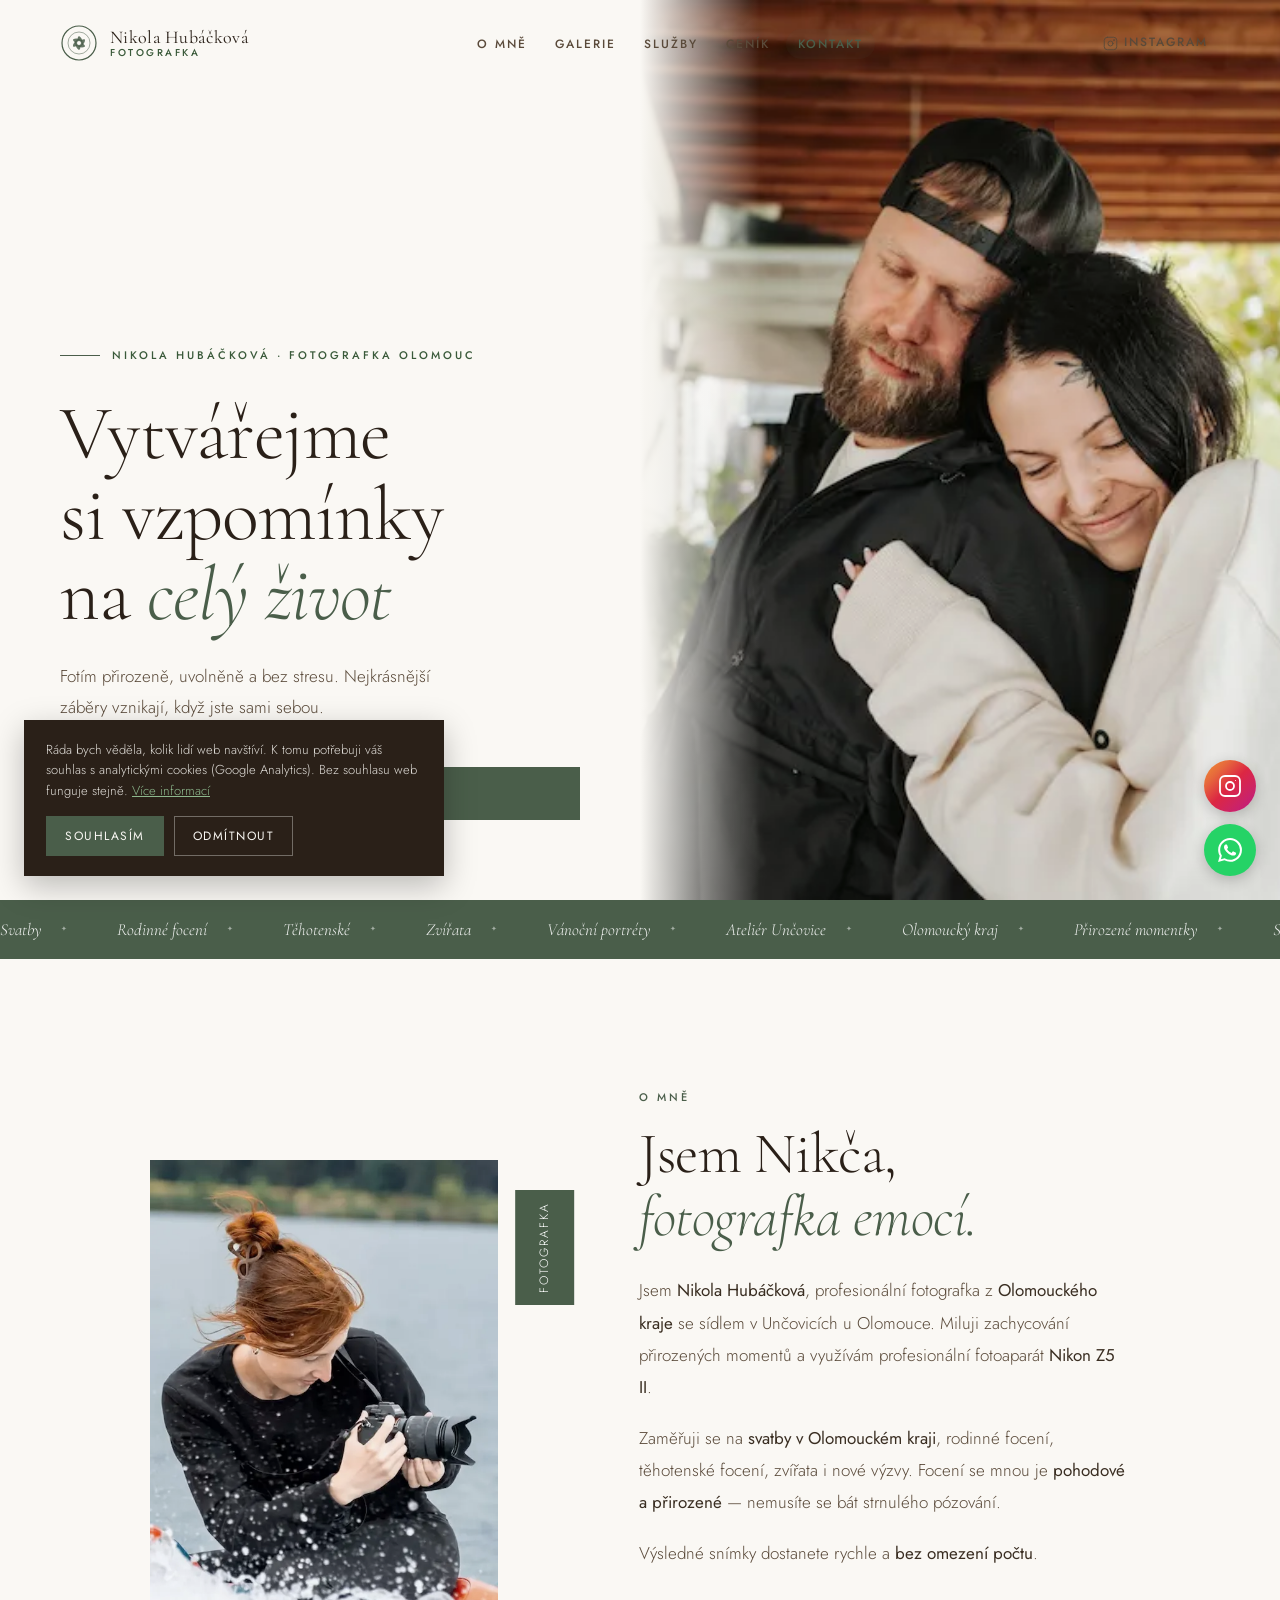
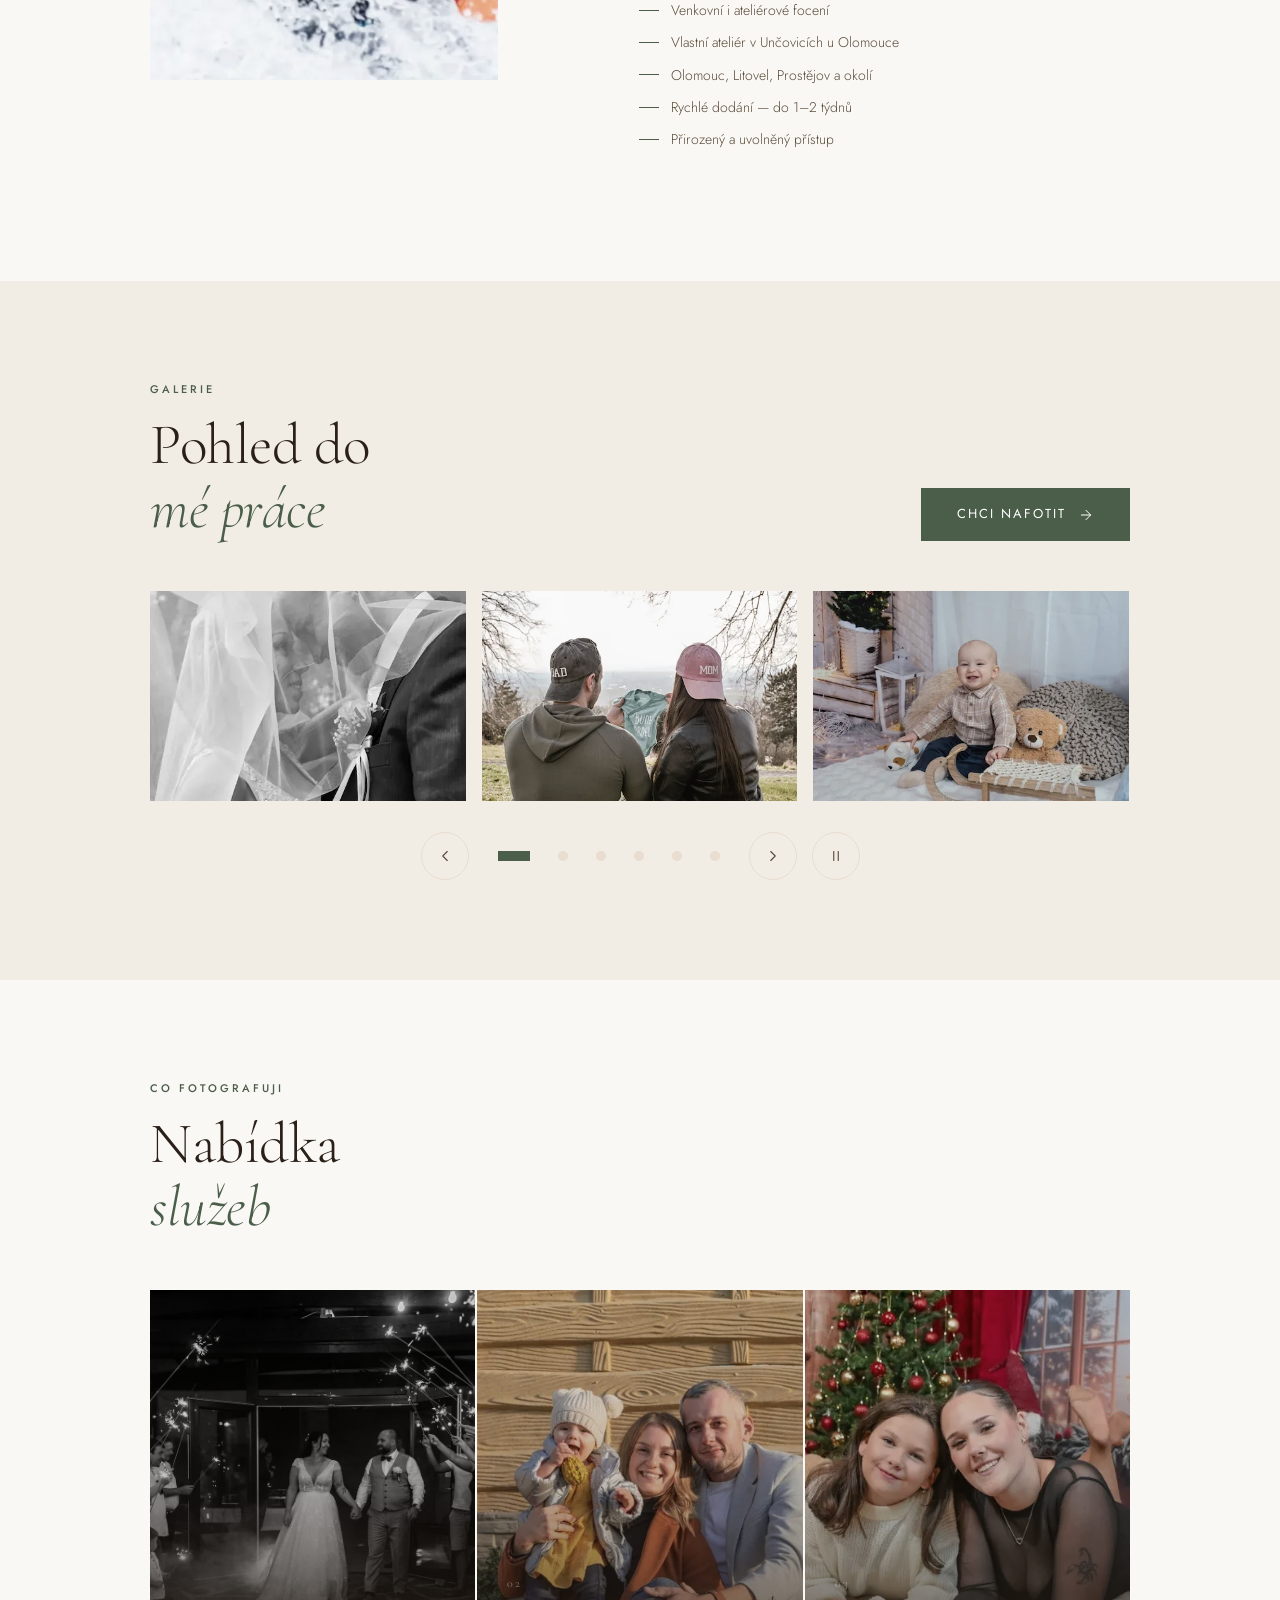
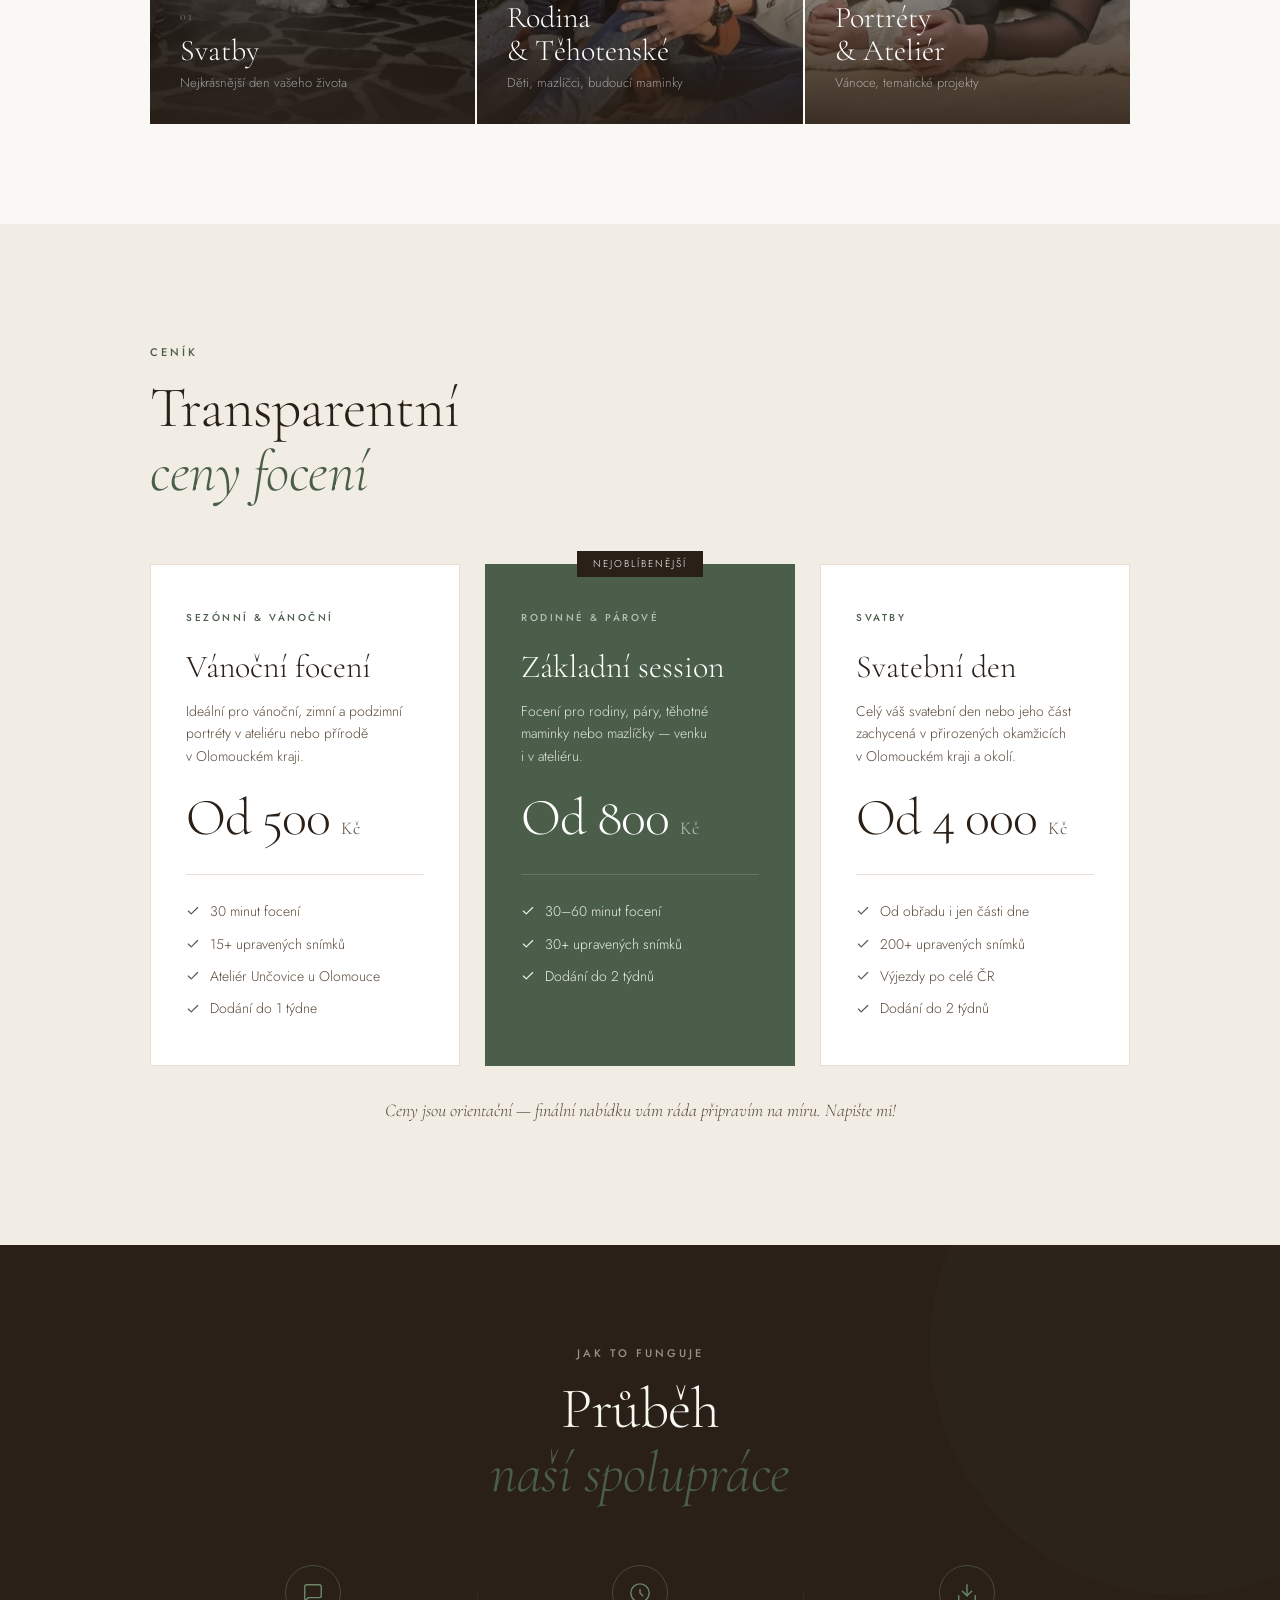
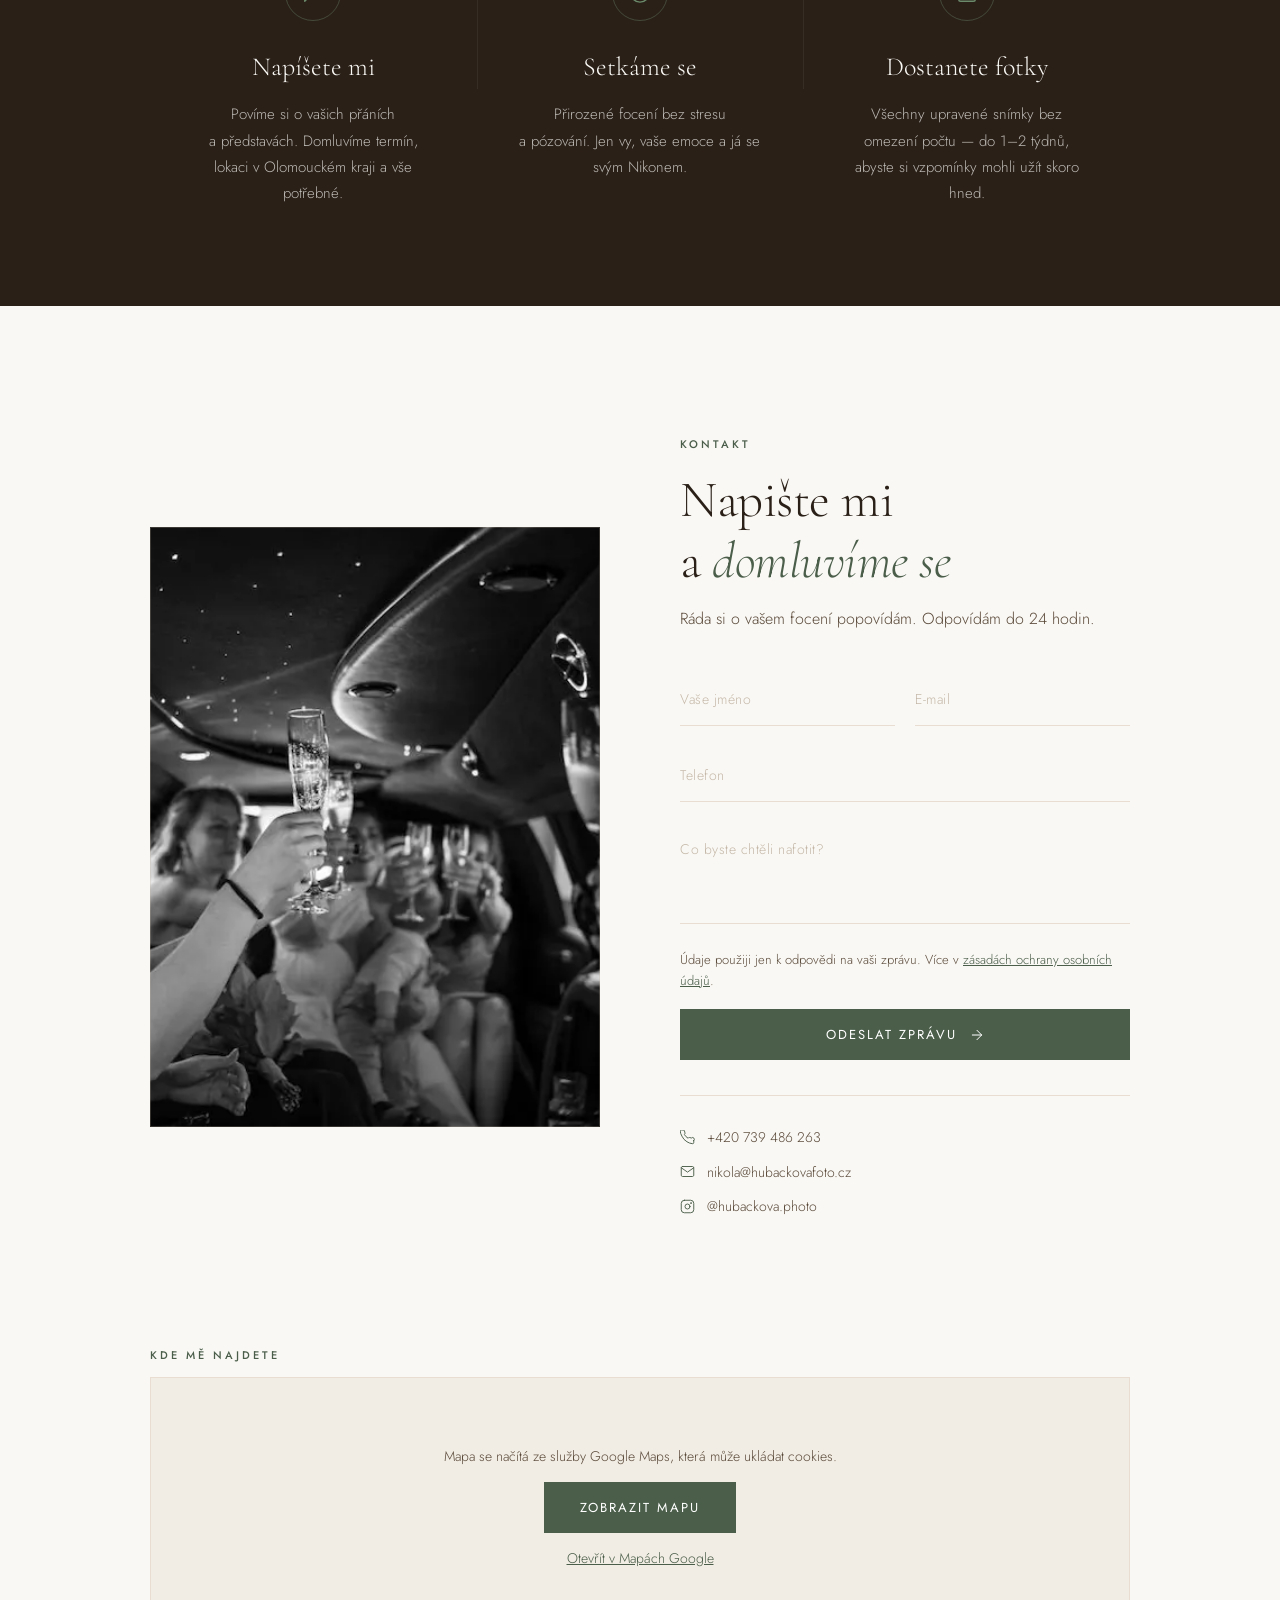
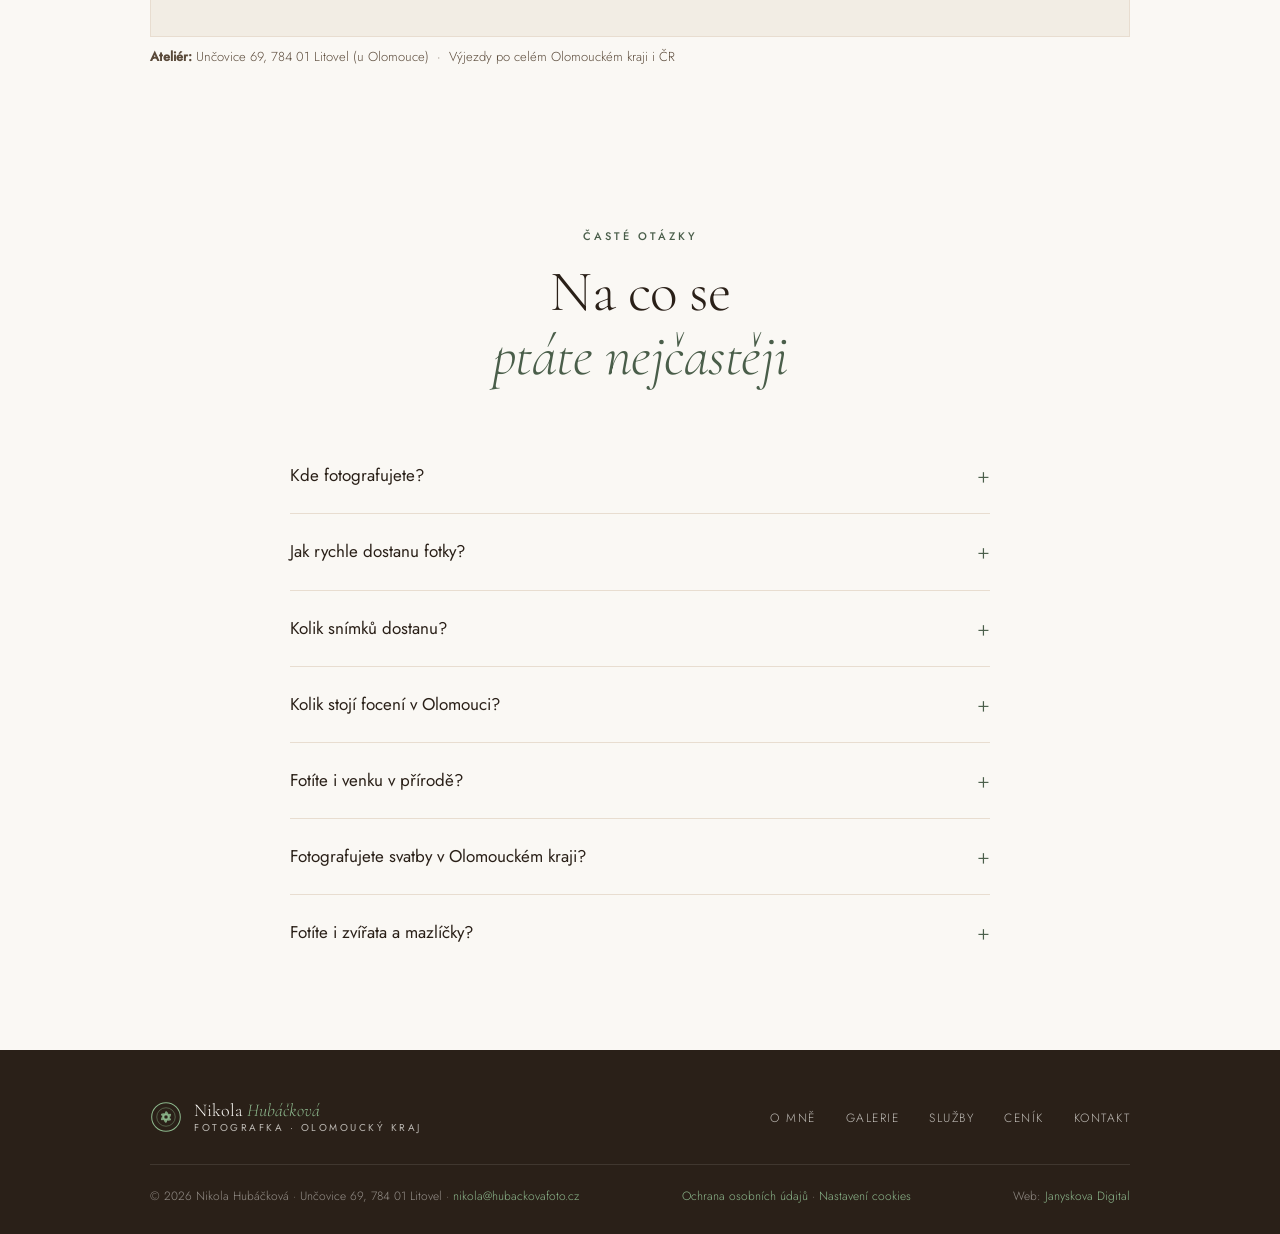
<file: index.html>
<!DOCTYPE html>
<html lang="cs">
<head>
<meta charset="UTF-8">
<meta name="viewport" content="width=device-width, initial-scale=1.0">

<!-- ════════════════════════════════════════════════════
     TITLE: klíčová slova na prvním místě, lokalita explicitní
     ════════════════════════════════════════════════════ -->
<title>Fotografka Olomouc & Olomoucký kraj | Nikola Hubáčková</title>

<!-- ════════════════════════════════════════════════════
     META DESCRIPTION: do 160 znaků, lokální + CTA
     ════════════════════════════════════════════════════ -->
<meta name="description" content="Nikola Hubáčková — fotografka z Unčovic u Olomouce. Svatby, rodinné focení, těhotenské a zvířata. Vlastní ateliér, výjezdy po celé ČR. Ceny od 500 Kč.">
<meta name="author" content="Nikola Hubáčková">
<meta name="robots" content="index, follow, max-image-preview:large, max-snippet:-1, max-video-preview:-1">
<meta name="theme-color" content="#4a5e4a">

<!-- Open Graph / Facebook -->
<meta property="og:type" content="website">
<meta property="og:url" content="https://hubackovafoto.cz/">
<meta property="og:title" content="Fotografka Olomouc | Nikola Hubáčková — Svatby, Rodiny, Portréty">
<meta property="og:description" content="Fotím přirozeně, uvolněně a bez stresu. Svatby, rodinné focení, těhotenské, zvířata — ateliér v Unčovicích u Olomouce. Výjezdy po celé ČR.">
<meta property="og:image" content="https://hubackovafoto.cz/og.jpg">
<meta property="og:image:width" content="1200">
<meta property="og:image:height" content="630">
<meta property="og:image:alt" content="Nikola Hubáčková — fotografka Olomoucký kraj">
<meta property="og:locale" content="cs_CZ">
<meta property="og:site_name" content="Nikola Hubáčková Fotografka">

<!-- Twitter Card -->
<meta name="twitter:card" content="summary_large_image">
<meta name="twitter:title" content="Fotografka Olomouc | Nikola Hubáčková">
<meta name="twitter:description" content="Fotím přirozeně, uvolněně a bez stresu. Svatby, rodinné focení, těhotenské, zvířata — ateliér v Unčovicích u Olomouce.">
<meta name="twitter:image" content="https://hubackovafoto.cz/og.jpg">

<!-- ════════════════════════════════════════════════════
     CANONICAL — ochrana proti duplicitám www/http
     ════════════════════════════════════════════════════ -->
<link rel="canonical" href="https://hubackovafoto.cz/" />

<!-- ════════════════════════════════════════════════════
     SCHEMA.ORG — LocalBusiness + Person + FAQPage + WebSite
     Kompletní a rozšířené pro GEO + AEO
     ════════════════════════════════════════════════════ -->
<script type="application/ld+json">
[
  {
    "@context": "https://schema.org",
    "@type": ["LocalBusiness", "ProfessionalService"],
    "@id": "https://hubackovafoto.cz/#business",
    "name": "Nikola Hubáčková — Fotografka Olomouc",
    "description": "Profesionální fotografka z Olomouckého kraje. Specializace: svatební fotografie, rodinné focení, těhotenské focení, focení zvířat a ateliérové portréty. Vlastní ateliér v Unčovicích u Olomouce. Výjezdy po celé ČR. Ceny od 500 Kč.",
    "url": "https://hubackovafoto.cz",
    "telephone": "+420739486263",
    "email": "nikola@hubackovafoto.cz",
    "image": "https://hubackovafoto.cz/og.jpg",
    "logo": "https://hubackovafoto.cz/web-app-manifest-512x512.png",
    "priceRange": "500–4000 Kč",
    "currenciesAccepted": "CZK",
    "paymentAccepted": "Hotovost, Bankovní převod",
    "address": {
      "@type": "PostalAddress",
      "streetAddress": "Unčovice 69",
      "addressLocality": "Litovel",
      "addressRegion": "Olomoucký kraj",
      "postalCode": "784 01",
      "addressCountry": "CZ"
    },
    "geo": {
      "@type": "GeoCoordinates",
      "latitude": "49.7089",
      "longitude": "17.0731"
    },
    "areaServed": [
      {"@type": "City", "name": "Olomouc"},
      {"@type": "City", "name": "Litovel"},
      {"@type": "City", "name": "Prostějov"},
      {"@type": "City", "name": "Přerov"},
      {"@type": "City", "name": "Šumperk"},
      {"@type": "State", "name": "Olomoucký kraj"},
      {"@type": "Country", "name": "Česká republika"}
    ],
    "hasOfferCatalog": {
      "@type": "OfferCatalog",
      "name": "Fotografické služby Olomouc",
      "itemListElement": [
        {
          "@type": "Offer",
          "itemOffered": {
            "@type": "Service",
            "name": "Vánoční a sezónní focení Olomouc",
            "description": "Tematické portréty v ateliéru nebo přírodě. Dodání do 1 týdne, min. 15 upravených snímků."
          },
          "price": "500",
          "priceCurrency": "CZK",
          "availability": "https://schema.org/InStock"
        },
        {
          "@type": "Offer",
          "itemOffered": {
            "@type": "Service",
            "name": "Rodinné a párové focení Olomouc",
            "description": "Focení rodin, párů, těhotných maminek a mazlíčků. Venku i v ateliéru. Min. 30 upravených snímků, dodání do 2 týdnů."
          },
          "price": "800",
          "priceCurrency": "CZK",
          "availability": "https://schema.org/InStock"
        },
        {
          "@type": "Offer",
          "itemOffered": {
            "@type": "Service",
            "name": "Svatební fotografie Olomoucký kraj",
            "description": "Celý svatební den nebo jeho část. Min. 200 upravených snímků, výjezdy po celé ČR. Dodání do 2 týdnů."
          },
          "price": "4000",
          "priceCurrency": "CZK",
          "availability": "https://schema.org/InStock"
        }
      ]
    },
    "sameAs": [
      "https://www.instagram.com/hubackova.photo/"
    ],
    "openingHoursSpecification": {
      "@type": "OpeningHoursSpecification",
      "dayOfWeek": ["Monday","Tuesday","Wednesday","Thursday","Friday","Saturday","Sunday"],
      "opens": "08:00",
      "closes": "20:00"
    },
    "founder": {
      "@id": "https://hubackovafoto.cz/#person"
    }
  },
  {
    "@context": "https://schema.org",
    "@type": "Person",
    "@id": "https://hubackovafoto.cz/#person",
    "name": "Nikola Hubáčková",
    "jobTitle": "Fotografka",
    "description": "Profesionální fotografka z Olomouckého kraje. Specializuje se na přirozené zachycování emocí — svatby, rodiny, těhotenství a portréty. Využívá fotoaparát Nikon Z5 II.",
    "url": "https://hubackovafoto.cz",
    "image": "https://hubackovafoto.cz/images/foto-o-mne.webp",
    "telephone": "+420739486263",
    "email": "nikola@hubackovafoto.cz",
    "address": {
      "@type": "PostalAddress",
      "addressLocality": "Litovel",
      "addressRegion": "Olomoucký kraj",
      "addressCountry": "CZ"
    },
    "sameAs": ["https://www.instagram.com/hubackova.photo/"],
    "worksFor": {"@id": "https://hubackovafoto.cz/#business"},
    "knowsAbout": ["Svatební fotografie", "Rodinné focení", "Těhotenské focení", "Portrétní fotografie", "Focení zvířat", "Ateliérové focení"]
  },
  {
    "@context": "https://schema.org",
    "@type": "FAQPage",
    "mainEntity": [
      {
        "@type": "Question",
        "name": "Kde fotografuje Nikola Hubáčková?",
        "acceptedAnswer": {"@type": "Answer", "text": "Nikola Hubáčková fotí v Olomouckém kraji a okolí — zejména v Olomouci, Litoveli, Prostějově a okolních obcích. Má vlastní malý ateliér v Unčovicích u Olomouce (Unčovice 69, 784 01). Na přání vyjede kamkoliv po celé České republice."}
      },
      {
        "@type": "Question",
        "name": "Jak rychle dostanu fotky od fotografky v Olomouci?",
        "acceptedAnswer": {"@type": "Answer", "text": "Upravené snímky dostanete do 1–2 týdnů od focení. U sezónního focení dodání do 1 týdne. Snaží se dodat co nejdříve, aby vzpomínky byly čerstvé."}
      },
      {
        "@type": "Question",
        "name": "Kolik snímků dostanu při focení?",
        "acceptedAnswer": {"@type": "Answer", "text": "Počet snímků není omezen. U rodinného focení dostanete minimálně 30 upravených fotografií, u svateb 200 a více, u sezónního focení minimálně 15 snímků."}
      },
      {
        "@type": "Question",
        "name": "Kolik stojí fotografka v Olomouci?",
        "acceptedAnswer": {"@type": "Answer", "text": "Ceny fotografky Nikoly Hubáčkové začínají od 500 Kč za vánoční a sezónní focení, od 800 Kč za rodinné nebo párové focení a od 4 000 Kč za svatební fotografie v Olomouckém kraji. Ceny jsou orientační — připraví nabídku na míru."}
      },
      {
        "@type": "Question",
        "name": "Fotí fotografka Hubáčková i venku v přírodě?",
        "acceptedAnswer": {"@type": "Answer", "text": "Ano, fotí venku i v ateliéru v Unčovicích u Olomouce. Venkovní focení v přírodě nebo ve městě je velmi oblíbené — výsledky jsou přirozené a plné emocí."}
      },
      {
        "@type": "Question",
        "name": "Fotí Nikola Hubáčková svatby v Olomouckém kraji?",
        "acceptedAnswer": {"@type": "Answer", "text": "Ano, svatební fotografie jsou jednou ze specialit Nikoly Hubáčkové. Může nafotit celý svatební den nebo jen jeho část — obřad, hostinu nebo portrétní focení páru. Vyjede po celé ČR, základna je v Olomouckém kraji."}
      },
      {
        "@type": "Question",
        "name": "Fotí fotografka v Olomouci i zvířata a mazlíčky?",
        "acceptedAnswer": {"@type": "Answer", "text": "Ano, focení zvířat a mazlíčků je součástí nabídky. Focení probíhá venku i v ateliéru v Unčovicích u Olomouce."}
      }
    ]
  },
  {
    "@context": "https://schema.org",
    "@type": "WebSite",
    "@id": "https://hubackovafoto.cz/#website",
    "url": "https://hubackovafoto.cz",
    "name": "Nikola Hubáčková — Fotografka Olomouc",
    "description": "Profesionální fotografka Olomoucký kraj — svatby, rodiny, těhotenské, ateliér v Unčovicích u Olomouce",
    "inLanguage": "cs",
    "publisher": {"@id": "https://hubackovafoto.cz/#business"}
  }
]
</script>

<link rel="icon" type="image/png" href="/favicon-96x96.png" sizes="96x96" />
<link rel="icon" type="image/svg+xml" href="/favicon.svg" />
<link rel="shortcut icon" href="/favicon.ico" />
<link rel="apple-touch-icon" sizes="180x180" href="/apple-touch-icon.png" />
<link rel="manifest" href="/site.webmanifest" />

<link rel="preload" href="/fonts/jost-latin-normal.woff2" as="font" type="font/woff2" crossorigin>
<link rel="preload" href="/fonts/cormorant-garamond-latin-normal.woff2" as="font" type="font/woff2" crossorigin>
<link rel="stylesheet" href="/fonts/fonts.css">
<link rel="preload" as="image"
  href="images/foto-hero.webp"
  imagesrcset="images/foto-hero-mobile.webp 400w, images/foto-hero.webp 800w"
  imagesizes="(max-width: 900px) 100vw, 50vw"
  fetchpriority="high">

<style>
  :root {
    --cream: #faf8f4;
    --warm: #f2ede4;
    --sand: #e8ddd0;
    --stone: #c4b8a8;
    --forest: #4a5e4a;
    --forest-light: #6b8a6b;
    --dark: #2a2018;
    --text: #3a2e22;
    --text-dim: #5a4a3a; /* OPRAVENO: zvýšen kontrast z #6b5a4a na #5a4a3a */
  }

  * { margin: 0; padding: 0; box-sizing: border-box; }
  html { scroll-behavior: smooth; }

  body {
    background: var(--cream);
    color: var(--text);
    font-family: 'Jost', system-ui, -apple-system, sans-serif;
    font-weight: 300;
    overflow-x: hidden;
    line-height: 1.6;
  }

  /* ════════════════════════════════
     PŘÍSTUPNOST: viditelný focus
     ════════════════════════════════ */
  :focus-visible {
    outline: 2px solid var(--forest);
    outline-offset: 3px;
    border-radius: 2px;
  }

  /* ════════════════════════════════
     PŘÍSTUPNOST: redukce pohybu
     ════════════════════════════════ */
  @media (prefers-reduced-motion: reduce) {
    *, *::before, *::after {
      animation-duration: 0.01ms !important;
      animation-iteration-count: 1 !important;
      transition-duration: 0.01ms !important;
      scroll-behavior: auto !important;
    }
    .marquee-track { animation: none; }
    .hero-right img { transition: none; }
  }

  .skip-link { position: absolute; left: -9999px; top: 0; background: var(--forest); color: white; padding: 8px 16px; z-index: 99999; font-size: 14px; }
  .skip-link:focus { left: 0; }

  /* NAV */
  nav {
    position: fixed; top: 0; left: 0; right: 0;
    z-index: 100; padding: 24px 60px;
    display: flex; justify-content: space-between; align-items: center;
    transition: all 0.4s;
  }

  nav.scrolled {
    background: rgba(250,248,244,0.96);
    backdrop-filter: blur(12px);
    padding: 16px 60px;
    border-bottom: 1px solid rgba(196,184,168,0.25);
    box-shadow: 0 2px 20px rgba(42,32,24,0.06);
  }

  .nav-logo { display: flex; align-items: center; gap: 12px; text-decoration: none; }
  .logo-icon { width: 38px; height: 38px; flex-shrink: 0; }
  .logo-text { display: flex; flex-direction: column; line-height: 1.1; }
  .logo-name { font-family: 'Cormorant Garamond', serif; font-size: 18px; font-weight: 400; color: var(--dark); letter-spacing: 0.3px; }
  .logo-title { font-size: 10px; letter-spacing: 2.5px; text-transform: uppercase; color: #3a5a3a; font-weight: 500; }

  .nav-links { display: flex; gap: 4px; list-style: none; align-items: center; }
  .nav-links a { color: var(--text-dim); text-decoration: none; font-size: 12px; font-weight: 500; letter-spacing: 2px; text-transform: uppercase; transition: color 0.3s; padding: 6px 12px; border-radius: 100px; }
  .nav-links a:hover { color: var(--forest); }
  .nav-links a.active { color: var(--forest); background: rgba(74,94,74,0.08); }

  .nav-ig a { display: flex; align-items: center; gap: 6px; color: var(--text-dim); text-decoration: none; font-size: 12px; font-weight: 500; letter-spacing: 2px; text-transform: uppercase; transition: color 0.3s; padding: 6px 12px; }
  .nav-ig a:hover { color: var(--forest); }
  .nav-ig svg { width: 15px; height: 15px; stroke: currentColor; fill: none; stroke-width: 1.5; stroke-linecap: round; stroke-linejoin: round; }

  /* HERO */
  .hero { min-height: 100vh; display: grid; grid-template-columns: 1fr 1fr; position: relative; }
  .hero-left { display: flex; flex-direction: column; justify-content: flex-end; padding: 120px 60px 80px; position: relative; z-index: 2; }
  .hero-right { position: relative; overflow: hidden; }
  .hero-right img { width: 100%; height: 100%; object-fit: cover; filter: saturate(0.85) brightness(0.97); transition: transform 8s ease; display: block; }
  .hero-right:hover img { transform: scale(1.03); }
  .hero-right::after { content: ''; position: absolute; left: 0; top: 0; bottom: 0; width: 120px; background: linear-gradient(90deg, var(--cream), transparent); z-index: 1; }

  .hero-eyebrow { display: flex; align-items: center; gap: 12px; margin-bottom: 30px; }
  .eyebrow-line { width: 40px; height: 1px; background: var(--forest); }
  .eyebrow-text { font-size: 11px; letter-spacing: 3px; text-transform: uppercase; color: #3a5a3a; font-weight: 500; }

  .hero h1 { font-family: 'Cormorant Garamond', serif; font-size: clamp(52px, 6vw, 88px); font-weight: 300; line-height: 1.05; letter-spacing: -1px; color: var(--dark); margin-bottom: 25px; }
  .hero h1 em { font-style: italic; color: var(--forest); }
  .hero-sub { font-size: 17px; color: var(--text-dim); max-width: 400px; line-height: 1.8; margin-bottom: 45px; font-weight: 300; }

  .btn-primary { display: inline-flex; align-items: center; gap: 12px; background: var(--forest); color: white; padding: 16px 36px; text-decoration: none; font-size: 13px; font-weight: 400; letter-spacing: 2px; text-transform: uppercase; transition: all 0.4s; border: none; cursor: pointer; font-family: 'Jost', sans-serif; }
  .btn-primary:hover { background: var(--dark); gap: 18px; }
  .btn-primary svg { width: 16px; height: 16px; stroke: currentColor; fill: none; stroke-width: 1.5; stroke-linecap: round; }

  /* MARQUEE */
  .marquee-section { background: var(--forest); padding: 16px 0; overflow: hidden; }
  .marquee-track { display: flex; gap: 50px; animation: marquee 30s linear infinite; width: max-content; }
  .marquee-item { font-family: 'Cormorant Garamond', serif; font-size: 17px; font-style: italic; color: rgba(255,255,255,0.92); white-space: nowrap; display: flex; align-items: center; gap: 20px; }
  .marquee-item::after { content: '✦'; font-size: 7px; color: rgba(255,255,255,0.5); font-style: normal; }
  @keyframes marquee { 0% { transform: translateX(0); } 100% { transform: translateX(-50%); } }

  /* LAYOUT */
  .container { max-width: 1100px; margin: 0 auto; padding: 0 60px; }
  .section-tag { font-size: 11px; letter-spacing: 3px; text-transform: uppercase; color: var(--forest); margin-bottom: 16px; font-weight: 500; }
  .section-title { font-family: 'Cormorant Garamond', serif; font-size: clamp(36px, 4.5vw, 58px); font-weight: 300; line-height: 1.1; letter-spacing: -0.5px; color: var(--dark); margin-bottom: 50px; }
  .section-title em { font-style: italic; color: var(--forest); }

  /* ABOUT */
  .about-section { padding: 130px 0; display: grid; grid-template-columns: 5fr 6fr; gap: 80px; align-items: center; }
  .about-visual { position: relative; height: 520px; }
  .about-img-main { position: absolute; top: 0; left: 0; width: 85%; height: 100%; object-fit: cover; object-position: center 20%; filter: saturate(0.8) brightness(0.98); display: block; }
  .about-tag-float { position: absolute; top: 30px; right: -15px; background: var(--forest); color: white; padding: 12px 20px; font-size: 12px; letter-spacing: 2px; text-transform: uppercase; writing-mode: vertical-rl; transform: rotate(180deg); }
  .about-title { margin-bottom: 25px; }
  .about-text p { font-size: 17px; color: var(--text-dim); line-height: 1.9; font-weight: 300; margin-bottom: 18px; }
  .about-text p strong { color: var(--text); font-weight: 400; }
  .about-list { list-style: none; margin-top: 30px; display: flex; flex-direction: column; gap: 10px; }
  .about-list li { display: flex; align-items: center; gap: 12px; font-size: 14px; color: var(--text-dim); }
  .about-list li::before { content: ''; width: 20px; height: 1px; background: var(--forest); flex-shrink: 0; }

  /* SLIDESHOW GALERIE */
  .gallery-section { padding: 100px 0; background: var(--warm); overflow: hidden; }
  .gallery-header { display: flex; justify-content: space-between; align-items: flex-end; margin-bottom: 50px; }
  .slideshow-wrap { position: relative; }
  .slideshow-track-outer { overflow: hidden; }
  .slideshow-track { display: flex; gap: 16px; transition: transform 0.6s cubic-bezier(0.16,1,0.3,1); will-change: transform; transform: translateX(calc(var(--slide-index, 0) * (calc(33.333% - 11px) + 16px) * -1)); }
  @media (max-width: 900px) {
    .slideshow-track { transform: translateX(calc(var(--slide-index, 0) * (100% + 16px) * -1)); }
  }
  .slide { flex-shrink: 0; width: calc(33.333% - 11px); aspect-ratio: 3/2; overflow: hidden; position: relative; cursor: pointer; background: var(--sand); }
  .slide img { width: 100%; height: 100%; object-fit: cover; filter: saturate(0.78); transition: transform 0.6s ease, filter 0.4s ease; display: block; }
  .slide:hover img { transform: scale(1.05); filter: saturate(1); }
  .slide-label { position: absolute; bottom: 0; left: 0; right: 0; padding: 20px; background: linear-gradient(to top, rgba(42,32,24,0.7), transparent); font-family: 'Cormorant Garamond', serif; font-size: 18px; font-style: italic; color: rgba(255,255,255,0.85); opacity: 0; transition: opacity 0.3s; }
  .slide:hover .slide-label { opacity: 1; }

  .slideshow-controls { display: flex; align-items: center; gap: 15px; margin-top: 30px; justify-content: center; }
  .slide-btn { width: 48px; height: 48px; border-radius: 50%; background: transparent; border: 1px solid var(--sand); cursor: pointer; display: flex; align-items: center; justify-content: center; transition: all 0.3s; color: var(--text-dim); }
  .slide-btn:hover { background: var(--forest); border-color: var(--forest); color: white; }
  .slide-btn svg { width: 18px; height: 18px; stroke: currentColor; fill: none; stroke-width: 1.5; stroke-linecap: round; stroke-linejoin: round; }
  .slide-dots { display: flex; gap: 0; align-items: center; }
  .slide-dot { width: 10px; height: 10px; border-radius: 50%; background: var(--sand); cursor: pointer; transition: all 0.3s; border: none; padding: 19px 14px; background-clip: content-box; box-sizing: content-box; }
  .slide-dot.active { background: var(--forest); width: 32px; border-radius: 5px; background-clip: content-box; }
  .slide-btn[aria-pressed="true"] { border-color: var(--forest); color: var(--forest); }
  .gallery-heading { margin-bottom: 0; }

  /* LIGHTBOX */
  .lightbox { position: fixed; inset: 0; background: rgba(42,32,24,0.95); z-index: 999; display: none; align-items: center; justify-content: center; backdrop-filter: blur(4px); }
  .lightbox.open { display: flex; }
  .lightbox img { max-width: 90vw; max-height: 90vh; object-fit: contain; filter: saturate(0.9); }
  .lightbox-close { position: absolute; top: 25px; right: 30px; background: none; border: none; color: rgba(255,255,255,0.6); font-size: 28px; cursor: pointer; transition: color 0.3s; font-weight: 300; }
  .lightbox-close:hover { color: white; }
  .lightbox-prev, .lightbox-next { position: absolute; top: 50%; transform: translateY(-50%); background: rgba(255,255,255,0.08); border: 1px solid rgba(255,255,255,0.15); color: rgba(255,255,255,0.7); width: 50px; height: 50px; border-radius: 50%; cursor: pointer; display: flex; align-items: center; justify-content: center; transition: all 0.3s; font-size: 20px; }
  .lightbox-prev { left: 25px; }
  .lightbox-next { right: 25px; }
  .lightbox-prev:hover, .lightbox-next:hover { background: rgba(255,255,255,0.15); color: white; }

  /* SERVICES */
  .services-section { padding: 100px 0; }
  .services-grid { display: grid; grid-template-columns: repeat(3, 1fr); gap: 2px; }
  .service-card { position: relative; overflow: hidden; aspect-ratio: 3/4; }
  .service-card img { width: 100%; height: 100%; object-fit: cover; transition: transform 0.7s cubic-bezier(0.16,1,0.3,1); filter: saturate(0.75) brightness(0.88); display: block; }
  .service-card:hover img { transform: scale(1.07); }
  .service-overlay { position: absolute; inset: 0; background: linear-gradient(to top, rgba(42,32,24,0.88) 0%, rgba(42,32,24,0.15) 55%, transparent 100%); transition: background 0.4s; }
  .service-card:hover .service-overlay { background: linear-gradient(to top, rgba(74,94,74,0.88) 0%, rgba(74,94,74,0.25) 60%, transparent 100%); }
  .service-info { position: absolute; bottom: 0; left: 0; right: 0; padding: 30px; z-index: 2; }
  .service-num { font-family: 'Cormorant Garamond', serif; font-size: 12px; color: rgba(255,255,255,0.45); letter-spacing: 2px; margin-bottom: 8px; }
  .service-name { font-family: 'Cormorant Garamond', serif; font-size: 30px; font-weight: 300; color: white; line-height: 1.1; }
  .service-sub { font-size: 13px; color: rgba(255,255,255,0.55); margin-top: 6px; font-weight: 300; }

  /* CENÍK */
  .pricing-section { padding: 120px 0; background: var(--warm); }
  .pricing-grid { display: grid; grid-template-columns: repeat(3, 1fr); gap: 25px; margin-top: 60px; }
  .price-card { background: white; border: 1px solid var(--sand); padding: 45px 35px; position: relative; transition: all 0.4s; }
  .price-card:hover { border-color: var(--forest); transform: translateY(-5px); box-shadow: 0 20px 40px rgba(42,32,24,0.08); }
  .price-card.featured { background: var(--forest); border-color: var(--forest); }
  .price-tag-badge { position: absolute; top: -14px; left: 50%; transform: translateX(-50%); background: var(--dark); color: white; font-size: 10px; letter-spacing: 2px; text-transform: uppercase; padding: 5px 16px; white-space: nowrap; font-family: 'Jost', sans-serif; }
  .price-card-tag { font-size: 10px; letter-spacing: 2.5px; text-transform: uppercase; color: var(--forest); margin-bottom: 15px; font-weight: 500; }
  .price-card.featured .price-card-tag { color: rgba(255,255,255,0.6); }
  .price-card h3 { font-family: 'Cormorant Garamond', serif; font-size: 32px; font-weight: 300; color: var(--dark); margin-bottom: 8px; }
  .price-card.featured h3 { color: white; }
  .price-card > p { font-size: 14px; color: var(--text-dim); margin-bottom: 25px; font-weight: 300; line-height: 1.6; }
  .price-card.featured > p { color: rgba(255,255,255,0.85); /* OPRAVENO: zvýšen kontrast */ }
  .price-amount { font-family: 'Cormorant Garamond', serif; font-size: 52px; font-weight: 300; color: var(--dark); line-height: 1; margin-bottom: 30px; letter-spacing: -1px; }
  .price-amount span { font-size: 18px; color: var(--text-dim); letter-spacing: 0; }
  .price-card.featured .price-amount { color: white; }
  .price-card.featured .price-amount span { color: rgba(255,255,255,0.65); /* OPRAVENO */ }
  .price-divider { height: 1px; background: var(--sand); margin-bottom: 25px; }
  .price-card.featured .price-divider { background: rgba(255,255,255,0.15); }
  .price-features { list-style: none; display: flex; flex-direction: column; gap: 10px; }
  .price-features li { display: flex; align-items: center; gap: 10px; font-size: 14px; color: var(--text-dim); font-weight: 300; }
  .price-card.featured .price-features li { color: rgba(255,255,255,0.9); /* OPRAVENO: zvýšen kontrast */ }
  .price-features li svg { width: 14px; height: 14px; stroke: var(--forest); fill: none; stroke-width: 2; stroke-linecap: round; stroke-linejoin: round; flex-shrink: 0; }
  .price-card.featured .price-features li svg { stroke: rgba(255,255,255,0.9); }
  .pricing-note { text-align: center; font-size: 18px; color: var(--text-dim); margin-top: 30px; font-style: italic; font-family: 'Cormorant Garamond', serif; }

  /* PROCESS */
  .process-section { padding: 100px 0; background: var(--dark); position: relative; overflow: hidden; }
  .process-section::before { content: ''; position: absolute; top: -150px; right: -150px; width: 500px; height: 500px; border-radius: 50%; background: rgba(74,94,74,0.07); pointer-events: none; }
  .process-section .section-tag { color: rgba(255,255,255,0.5); }
  .process-section .section-title { color: #faf8f4; }
  .process-icons-grid { display: grid; grid-template-columns: repeat(3, 1fr); gap: 0; margin-top: 60px; }
  .process-icon-item { text-align: center; padding: 0 40px; position: relative; }
  .process-icon-item + .process-icon-item::before { content: ''; position: absolute; left: 0; top: 28px; width: 1px; height: 40%; background: rgba(255,255,255,0.06); }
  .process-icon-circle { width: 56px; height: 56px; border-radius: 50%; border: 1px solid rgba(107,138,107,0.4); display: flex; align-items: center; justify-content: center; margin: 0 auto 25px; transition: all 0.4s; }
  .process-icon-item:hover .process-icon-circle { border-color: var(--forest-light); background: rgba(74,94,74,0.15); }
  .process-icon-circle svg { width: 22px; height: 22px; stroke: var(--forest-light); fill: none; stroke-width: 1.5; stroke-linecap: round; stroke-linejoin: round; }
  .process-icon-item h3 { font-family: 'Cormorant Garamond', serif; font-size: 26px; font-weight: 300; color: #faf8f4; margin-bottom: 14px; }
  .process-icon-item p { font-size: 15px; color: rgba(250,248,244,0.7); /* OPRAVENO: zvýšen kontrast z 0.55 */ line-height: 1.75; font-weight: 300; }

  /* CONTACT */
  .contact-section { padding: 130px 0; display: grid; grid-template-columns: 1fr 1fr; gap: 80px; align-items: center; }
  .contact-img { position: relative; height: 600px; overflow: hidden; }
  .contact-img img { width: 100%; height: 100%; object-fit: cover; filter: saturate(0.75); transition: transform 6s ease; display: block; }
  .contact-img:hover img { transform: scale(1.04); }
  .contact-img::after { content: ''; position: absolute; inset: 0; border: 1px solid rgba(196,184,168,0.25); pointer-events: none; }
  .contact-form-wrap h2 { font-family: 'Cormorant Garamond', serif; font-size: clamp(36px, 4vw, 52px); font-weight: 300; color: var(--dark); line-height: 1.2; margin-bottom: 12px; letter-spacing: -0.5px; }
  .contact-form-wrap h2 em { font-style: italic; color: var(--forest); }
  .contact-form-wrap > p { font-size: 16px; color: var(--text-dim); margin-bottom: 40px; font-weight: 300; line-height: 1.7; }
  .form-group { margin-bottom: 22px; }
  .form-group input, .form-group textarea { width: 100%; padding: 15px 0; background: transparent; border: none; border-bottom: 1px solid var(--sand); color: var(--text); font-family: 'Jost', sans-serif; font-size: 16px; font-weight: 300; transition: border-color 0.3s; outline: none; }
  .form-group input::placeholder, .form-group textarea::placeholder { color: var(--stone); font-size: 14px; letter-spacing: 0.5px; }
  .form-group input:focus, .form-group textarea:focus { border-bottom-color: var(--forest); }
  /* PŘÍSTUPNOST: label pro screen-readery */
  .form-group label { position: absolute; width: 1px; height: 1px; overflow: hidden; clip: rect(0,0,0,0); white-space: nowrap; }
  .form-group { position: relative; }
  .form-group textarea { resize: none; height: 100px; }
  .form-row { display: grid; grid-template-columns: 1fr 1fr; gap: 20px; }
  .contact-info { margin-top: 35px; padding-top: 30px; border-top: 1px solid var(--sand); display: flex; flex-direction: column; gap: 12px; }
  .contact-info-item { display: flex; align-items: center; gap: 12px; font-size: 14px; color: var(--text-dim); text-decoration: none; transition: color 0.3s; }
  .contact-info-item:hover { color: var(--forest); }
  .contact-info-item svg { width: 15px; height: 15px; stroke: var(--forest); fill: none; stroke-width: 1.5; stroke-linecap: round; stroke-linejoin: round; flex-shrink: 0; }

  /* MAPA */
  .map-section { padding: 0 0 80px; }
  .map-section .section-tag { margin-bottom: 12px; }
  .map-embed { display: block; width: 100%; height: 260px; border: 1px solid var(--sand); filter: saturate(0.6) brightness(1.02); border-radius: 2px; }
  .map-placeholder { width: 100%; height: 260px; border: 1px solid var(--sand); background: var(--warm); display: flex; flex-direction: column; align-items: center; justify-content: center; gap: 14px; padding: 24px; text-align: center; font-size: 14px; color: var(--text-dim); }
  .map-placeholder a { color: var(--forest); }
  .map-address { font-size: 13px; color: var(--text-dim); margin-top: 10px; }

  /* FORMULÁŘ — stav odeslání a souhlas */
  .form-note { font-size: 13px; color: var(--text-dim); margin: -4px 0 18px; line-height: 1.6; }
  .form-note a, .form-status a { color: var(--forest); }
  .form-status { font-size: 14px; line-height: 1.6; margin-top: 14px; }
  .form-status:empty { display: none; }
  .form-status.error { color: #9a2f1f; }
  .form-submit { width: 100%; justify-content: center; }
  .form-submit:disabled { opacity: 0.7; cursor: wait; }
  .botcheck { display: none !important; }

  /* FAQ */
  .faq-section { padding: 80px 0; background: var(--cream); }
  .faq-wrap { max-width: 700px; margin: 0 auto; }
  .faq-wrap .section-tag, .faq-wrap .section-title { text-align: center; }
  .faq-item { border-bottom: 1px solid var(--sand); padding: 20px 0; }
  .faq-item:last-child { border-bottom: none; }
  .faq-item summary { font-size: 17px; font-weight: 400; color: var(--dark); cursor: pointer; list-style: none; display: flex; justify-content: space-between; align-items: center; gap: 16px; }
  .faq-item summary::-webkit-details-marker { display: none; }
  .faq-item summary span { color: var(--forest); font-size: 22px; font-weight: 300; transition: transform 0.3s; }
  .faq-item[open] summary span { transform: rotate(45deg); }
  .faq-item > div { padding-top: 14px; font-size: 15px; color: var(--text-dim); line-height: 1.8; }

  .section-head { margin-bottom: 50px; }
  .center { text-align: center; }

  /* PLOVOUCÍ TLAČÍTKA */
  .float-contact { position: fixed; bottom: 24px; right: 24px; display: flex; flex-direction: column; gap: 12px; z-index: 98; }
  .float-btn { width: 52px; height: 52px; border-radius: 50%; display: flex; align-items: center; justify-content: center; box-shadow: 0 4px 14px rgba(0,0,0,0.2); transition: transform 0.2s, box-shadow 0.2s; }
  .float-btn:hover, .float-btn:focus-visible { transform: scale(1.1); box-shadow: 0 6px 18px rgba(0,0,0,0.28); }
  .float-btn svg { width: 24px; height: 24px; }
  .float-ig { background: linear-gradient(135deg,#f09433 0%,#e6683c 25%,#dc2743 50%,#cc2366 75%,#bc1888 100%); }
  .float-ig svg { fill: none; stroke: white; stroke-width: 1.8; stroke-linecap: round; stroke-linejoin: round; }
  .float-wa { background: #25d366; }
  .float-wa svg { fill: white; }

  /* COOKIES */
  .cookie-bar { position: fixed; left: 24px; bottom: 24px; max-width: 420px; background: var(--dark); color: rgba(250,248,244,0.88); padding: 20px 22px; z-index: 1000; font-size: 13px; line-height: 1.6; box-shadow: 0 10px 30px rgba(0,0,0,0.25); }
  .cookie-bar[hidden] { display: none; }
  .cookie-bar a { color: #8db88d; }
  .cookie-actions { display: flex; gap: 10px; margin-top: 14px; flex-wrap: wrap; }
  .cookie-actions button { font-family: 'Jost', sans-serif; font-size: 12px; letter-spacing: 1.5px; text-transform: uppercase; padding: 10px 18px; cursor: pointer; border: 1px solid rgba(250,248,244,0.35); background: transparent; color: #faf8f4; }
  .cookie-actions .cookie-accept { background: var(--forest); border-color: var(--forest); }
  .cookie-actions button:hover { border-color: #faf8f4; }
  .footer-cookie-btn { background: none; border: none; padding: 0; font: inherit; color: #8db88d; cursor: pointer; }

  /* FOOTER */
  footer { background: var(--dark); padding: 50px 0 28px; }
  .footer-inner { display: flex; justify-content: space-between; align-items: center; margin-bottom: 30px; flex-wrap: wrap; gap: 20px; }
  .footer-logo { display: flex; align-items: center; gap: 12px; font-family: 'Cormorant Garamond', serif; font-size: 22px; font-weight: 300; color: #faf8f4; text-decoration: none; }
  .footer-logo em { font-style: italic; color: #8db88d; }
  .footer-links { display: flex; gap: 30px; list-style: none; }
  .footer-links a { color: rgba(250,248,244,0.72); text-decoration: none; font-size: 12px; letter-spacing: 1.5px; text-transform: uppercase; transition: color 0.3s; }
  .footer-links a:hover { color: #8db88d; }
  .footer-bottom { border-top: 1px solid rgba(250,248,244,0.1); padding-top: 22px; display: flex; justify-content: space-between; font-size: 12px; color: rgba(250,248,244,0.52); flex-wrap: wrap; gap: 10px; }
  .footer-bottom a { color: #8db88d; text-decoration: none; }
  .footer-logo svg { flex-shrink: 0; }
  .footer-logo-text { display: flex; flex-direction: column; line-height: 1.2; }
  .footer-logo-name { font-size: 18px; }
  .footer-logo-sub { font-size: 10px; letter-spacing: 2.5px; text-transform: uppercase; color: rgba(250,248,244,0.7); font-family: 'Jost', sans-serif; font-weight: 400; }

  /* REVEAL */
  .reveal { opacity: 0; transform: translateY(25px); transition: opacity 0.9s ease, transform 0.9s ease; }
  .reveal.visible { opacity: 1; transform: translateY(0); }
  .reveal-left { opacity: 0; transform: translateX(-30px); transition: opacity 0.9s ease, transform 0.9s ease; }
  .reveal-left.visible { opacity: 1; transform: translateX(0); }

  .hamburger { display: none; flex-direction: column; gap: 5px; cursor: pointer; background: none; border: none; padding: 6px; }
  /* Na mobilu: hamburger viditelný, nav-links skryté — čistě CSS bez JS */
  @media (max-width: 900px) {
    .hamburger { display: flex; }
  }
  .hamburger span { width: 24px; height: 1.5px; background: var(--dark); transition: all 0.3s; display: block; }
  .hamburger.open span:nth-child(1) { transform: rotate(45deg) translate(4.5px, 4.5px); }
  .hamburger.open span:nth-child(2) { opacity: 0; }
  .hamburger.open span:nth-child(3) { transform: rotate(-45deg) translate(4.5px, -4.5px); }
  .mobile-menu { display: none; position: fixed; inset: 0; background: rgba(250,248,244,0.98); backdrop-filter: blur(12px); z-index: 99; flex-direction: column; align-items: center; justify-content: center; gap: 8px; }
  .mobile-menu.open { display: flex; }
  .mobile-menu a { font-family: 'Cormorant Garamond', serif; font-size: 36px; font-weight: 300; color: var(--dark); text-decoration: none; letter-spacing: 1px; padding: 12px; transition: color 0.3s; }
  .mobile-menu a:hover { color: var(--forest); }
  .mobile-menu-ig { margin-top: 20px; display: flex; align-items: center; gap: 8px; font-size: 13px !important; letter-spacing: 2px !important; text-transform: uppercase; color: var(--text-dim) !important; font-family: 'Jost', sans-serif !important; }
  .mobile-menu-ig svg { width: 16px; height: 16px; stroke: currentColor; fill: none; stroke-width: 1.5; stroke-linecap: round; stroke-linejoin: round; }

  /* RESPONSIVE */
  @media (max-width: 900px) {
    nav { padding: 18px 24px; }
    nav.scrolled { padding: 14px 24px; }
    .nav-links, .nav-ig { display: none; }
    .hamburger { display: flex; }
    .hero { grid-template-columns: 1fr; min-height: auto; }
    .hero-left { padding: 110px 24px 60px; }
    .hero-right { height: 65vw; }
    .hero-right::after { display: none; }
    .about-section { grid-template-columns: 1fr; padding: 80px 0; gap: 50px; }
    .about-visual { height: 320px; }
    .about-tag-float { display: none; }
    .slide { width: calc(100% - 0px); }
    .services-grid { grid-template-columns: 1fr; }
    .service-card { aspect-ratio: 4/3; }
    .pricing-grid { grid-template-columns: 1fr; }
    .process-icons-grid { grid-template-columns: 1fr; gap: 40px; }
    .process-icon-item + .process-icon-item::before { display: none; }
    .contact-section { grid-template-columns: 1fr; padding: 80px 0; }
    .footer-links { display: none; }
    .container { padding: 0 24px; }
    .form-row { grid-template-columns: 1fr; }
    .gallery-header { flex-direction: column; align-items: flex-start; gap: 20px; }
    .cookie-bar { left: 16px; right: 16px; bottom: 16px; max-width: none; }
  }
</style>
</head>
<body>
<!-- ════════════════════════════════
     PŘÍSTUPNOST: skip to content
     ════════════════════════════════ -->
<a href="#main-content" class="skip-link">Přeskočit na obsah</a>

<nav id="navbar" role="navigation" aria-label="Hlavní navigace">
  <a href="#" class="nav-logo" aria-label="Nikola Hubáčková — Fotografka, zpět na začátek">
    <svg class="logo-icon" viewBox="0 0 38 38" fill="none" xmlns="http://www.w3.org/2000/svg" aria-hidden="true">
      <circle cx="19" cy="19" r="17" stroke="#4a5e4a" stroke-width="1.2" fill="none"/>
      <circle cx="19" cy="19" r="11" stroke="#4a5e4a" stroke-width="1" fill="none" opacity="0.5"/>
      <g transform="translate(19,19)">
        <path d="M0,-7 Q3.5,-5 3.5,0 Q3.5,2 1,3 Q-1,4 -3,2 L-1,-6 Z" fill="#4a5e4a" opacity="0.85" transform="rotate(0)"/>
        <path d="M0,-7 Q3.5,-5 3.5,0 Q3.5,2 1,3 Q-1,4 -3,2 L-1,-6 Z" fill="#4a5e4a" opacity="0.85" transform="rotate(60)"/>
        <path d="M0,-7 Q3.5,-5 3.5,0 Q3.5,2 1,3 Q-1,4 -3,2 L-1,-6 Z" fill="#4a5e4a" opacity="0.85" transform="rotate(120)"/>
        <path d="M0,-7 Q3.5,-5 3.5,0 Q3.5,2 1,3 Q-1,4 -3,2 L-1,-6 Z" fill="#4a5e4a" opacity="0.85" transform="rotate(180)"/>
        <path d="M0,-7 Q3.5,-5 3.5,0 Q3.5,2 1,3 Q-1,4 -3,2 L-1,-6 Z" fill="#4a5e4a" opacity="0.85" transform="rotate(240)"/>
        <path d="M0,-7 Q3.5,-5 3.5,0 Q3.5,2 1,3 Q-1,4 -3,2 L-1,-6 Z" fill="#4a5e4a" opacity="0.85" transform="rotate(300)"/>
        <circle cx="0" cy="0" r="2.5" fill="#faf8f4" stroke="#4a5e4a" stroke-width="0.8"/>
      </g>
    </svg>
    <div class="logo-text">
      <span class="logo-name">Nikola Hubáčková</span>
      <span class="logo-title">Fotografka</span>
    </div>
  </a>
  <ul class="nav-links" role="list">
    <li><a href="#o-mne" data-section="o-mne">O&nbsp;mně</a></li>
    <li><a href="#galerie" data-section="galerie">Galerie</a></li>
    <li><a href="#sluzby" data-section="sluzby">Služby</a></li>
    <li><a href="#cenik" data-section="cenik">Ceník</a></li>
    <li><a href="#kontakt" data-section="kontakt">Kontakt</a></li>
  </ul>
  <div class="nav-ig">
    <a href="https://www.instagram.com/hubackova.photo/" target="_blank" rel="noopener noreferrer" aria-label="Sledujte Nikolu Hubáčkovou na Instagramu (otevře se v novém okně)">
      <svg viewBox="0 0 24 24" aria-hidden="true"><rect x="2" y="2" width="20" height="20" rx="5"/><circle cx="12" cy="12" r="4"/><circle cx="17.5" cy="6.5" r="0.5" fill="currentColor"/></svg>
      Instagram
    </a>
  </div>
  <button class="hamburger" id="hamburger" aria-label="Otevřít mobilní menu" aria-expanded="false" aria-controls="mobile-menu">
    <span></span><span></span><span></span>
  </button>
</nav>

<!-- MOBILNÍ MENU -->
<div class="mobile-menu" id="mobile-menu" role="dialog" aria-label="Mobilní navigace" aria-hidden="true">
  <a href="#o-mne">O&nbsp;mně</a>
  <a href="#galerie">Galerie</a>
  <a href="#sluzby">Služby</a>
  <a href="#cenik">Ceník</a>
  <a href="#kontakt">Kontakt</a>
  <a href="https://www.instagram.com/hubackova.photo/" target="_blank" rel="noopener noreferrer" class="mobile-menu-ig" aria-label="Sledujte mě na Instagramu (otevře se v novém okně)">
    <svg viewBox="0 0 24 24" aria-hidden="true"><rect x="2" y="2" width="20" height="20" rx="5"/><circle cx="12" cy="12" r="4"/><circle cx="17.5" cy="6.5" r="0.5" fill="currentColor"/></svg>
    Instagram
  </a>
</div>

<main id="main-content" aria-label="Obsah stránky">

<!-- HERO -->
<section class="hero" aria-labelledby="hero-heading">
  <div class="hero-left">
    <div class="hero-eyebrow">
      <div class="eyebrow-line" aria-hidden="true"></div>
      <p class="eyebrow-text">Nikola Hubáčková · fotografka Olomouc</p>
    </div>
    <h1 id="hero-heading">Vytvářejme<br>si vzpomínky<br>na <em>celý život</em></h1>
    <p class="hero-sub">Fotím přirozeně, uvolněně a&nbsp;bez stresu. Nejkrásnější záběry vznikají, když jste sami sebou.</p>
    <a href="#kontakt" class="btn-primary">
      Chci se objednat
      <svg viewBox="0 0 24 24" aria-hidden="true"><line x1="5" y1="12" x2="19" y2="12"/><polyline points="12 5 19 12 12 19"/></svg>
    </a>
  </div>
  <div class="hero-right">
    <img
      src="images/foto-hero.webp"
      srcset="images/foto-hero-mobile.webp 400w, images/foto-hero.webp 800w"
      sizes="(max-width: 900px) 100vw, 50vw"
      width="800" height="533"
      alt="Párové focení v přírodě — přirozený moment, fotografka Nikola Hubáčková, Olomoucký kraj"
      loading="eager"
      decoding="async"
      fetchpriority="high">
  </div>
</section>

<!-- MARQUEE -->
<div class="marquee-section" aria-hidden="true" role="presentation">
  <div class="marquee-track">
    <span class="marquee-item">Svatby</span>
    <span class="marquee-item">Rodinné focení</span>
    <span class="marquee-item">Těhotenské</span>
    <span class="marquee-item">Zvířata</span>
    <span class="marquee-item">Vánoční portréty</span>
    <span class="marquee-item">Ateliér Unčovice</span>
    <span class="marquee-item">Olomoucký kraj</span>
    <span class="marquee-item">Přirozené momentky</span>
    <span class="marquee-item">Svatby</span>
    <span class="marquee-item">Rodinné focení</span>
    <span class="marquee-item">Těhotenské</span>
    <span class="marquee-item">Zvířata</span>
    <span class="marquee-item">Vánoční portréty</span>
    <span class="marquee-item">Ateliér Unčovice</span>
    <span class="marquee-item">Olomoucký kraj</span>
    <span class="marquee-item">Přirozené momentky</span>
  </div>
</div>

<div class="container">

  <!-- O MNĚ -->
  <section class="about-section" id="o-mne" aria-labelledby="o-mne-heading">
    <div class="about-visual reveal-left">
      <img class="about-img-main"
        src="images/foto-o-mne.webp"
        width="560" height="841"
        alt="Nikola Hubáčková — fotografka z Olomouckého kraje při práci s fotoaparátem Nikon Z5 II"
        loading="lazy"
        decoding="async">
      <div class="about-tag-float" aria-hidden="true">Fotografka</div>
    </div>
    <div class="about-text reveal">
      <div class="section-tag">O&nbsp;mně</div>
      <h2 class="section-title about-title" id="o-mne-heading">Jsem Nikča,<br><em>fotografka emocí.</em></h2>
      <!-- AEO: přidána explicitní entitní věta pro AI vyhledávání -->
      <p>Jsem <strong>Nikola Hubáčková</strong>, profesionální fotografka z <strong>Olomouckého kraje</strong> se sídlem v&nbsp;Unčovicích u&nbsp;Olomouce. Miluji zachycování přirozených momentů a&nbsp;využívám profesionální fotoaparát <strong>Nikon Z5 II</strong>.</p>
      <p>Zaměřuji se na <strong>svatby v&nbsp;Olomouckém kraji</strong>, rodinné focení, těhotenské focení, zvířata i&nbsp;nové výzvy. Focení se mnou je <strong>pohodové a&nbsp;přirozené</strong> — nemusíte se bát strnulého pózování.</p>
      <p>Výsledné snímky dostanete rychle a <strong>bez omezení počtu</strong>.</p>
      <ul class="about-list">
        <li>Venkovní i&nbsp;ateliérové focení</li>
        <li>Vlastní ateliér v&nbsp;Unčovicích u&nbsp;Olomouce</li>
        <li>Olomouc, Litovel, Prostějov a&nbsp;okolí</li>
        <li>Rychlé dodání — do 1–2 týdnů</li>
        <li>Přirozený a&nbsp;uvolněný přístup</li>
      </ul>
    </div>
  </section>

</div>

<!-- GALERIE -->
<section class="gallery-section" id="galerie" aria-labelledby="galerie-heading">
  <div class="container">
    <div class="gallery-header reveal">
      <div>
        <div class="section-tag">Galerie</div>
        <h2 class="section-title gallery-heading" id="galerie-heading">Pohled do<br><em>mé práce</em></h2>
      </div>
      <a href="#kontakt" class="btn-primary">
        Chci nafotit
        <svg viewBox="0 0 24 24" aria-hidden="true"><line x1="5" y1="12" x2="19" y2="12"/><polyline points="12 5 19 12 12 19"/></svg>
      </a>
    </div>
    <div class="slideshow-wrap" role="region" aria-label="Ukázky fotografií — galerie">
      <div class="slideshow-track-outer">
        <div class="slideshow-track" id="slideshow-track">
          <div class="slide" data-index="0" role="button" tabindex="0" aria-label="Otevřít fotografii: Svatební závoj — přírodní světlo">
            <img src="images/foto-01.webp" width="500" height="750" alt="Svatební fotografie — nevěsta se závojem v přírodním světle, Olomoucký kraj" loading="lazy" decoding="async">
            <div class="slide-label" aria-hidden="true">Svatby</div>
          </div>
          <div class="slide" data-index="1" role="button" tabindex="0" aria-label="Otevřít fotografii: Párové focení v přírodě">
            <img src="images/foto-02.webp" width="500" height="333" alt="Párové focení v přírodě — přirozené objetí, Olomoucký kraj" loading="lazy" decoding="async">
            <div class="slide-label" aria-hidden="true">Párové focení</div>
          </div>
          <div class="slide" data-index="2" role="button" tabindex="0" aria-label="Otevřít fotografii: Dětské focení — novorozenec">
            <img src="images/foto-03.webp" width="500" height="333" alt="Dětské focení — novorozenec v ateliéru Unčovice u Olomouce" loading="lazy" decoding="async">
            <div class="slide-label" aria-hidden="true">Dětské focení</div>
          </div>
          <div class="slide" data-index="3" role="button" tabindex="0" aria-label="Otevřít fotografii: Těhotenské focení">
            <img src="images/foto-04.webp" width="500" height="750" alt="Těhotenské focení — maminka čekající miminko, venkovní focení Olomouc" loading="lazy" decoding="async">
            <div class="slide-label" aria-hidden="true">Těhotenské</div>
          </div>
          <div class="slide" data-index="4" role="button" tabindex="0" aria-label="Otevřít fotografii: Svatební detail — dort">
            <img src="images/foto-05.webp" width="500" height="750" alt="Svatební detail — ozdobný dort, svatební fotografie Olomoucký kraj" loading="lazy" decoding="async">
            <div class="slide-label" aria-hidden="true">Svatební detaily</div>
          </div>
          <div class="slide" data-index="5" role="button" tabindex="0" aria-label="Otevřít fotografii: Focení zvířat — pes">
            <img src="images/foto-06.webp" width="500" height="333" alt="Focení zvířat — portrét psa venku, fotografka Olomouc" loading="lazy" decoding="async">
            <div class="slide-label" aria-hidden="true">Zvířata</div>
          </div>
          <div class="slide" data-index="6" role="button" tabindex="0" aria-label="Otevřít fotografii: Rodinné focení na mostě">
            <img src="images/foto-07.webp" width="500" height="333" alt="Rodinné focení na mostě — přirozené okamžiky, Olomoucký kraj" loading="lazy" decoding="async">
            <div class="slide-label" aria-hidden="true">Rodinné focení</div>
          </div>
          <div class="slide" data-index="7" role="button" tabindex="0" aria-label="Otevřít fotografii: Svatební foto při západu slunce">
            <img src="images/foto-08.webp" width="500" height="750" alt="Svatební fotografie při zlaté hodině — západ slunce, Olomoucký kraj" loading="lazy" decoding="async">
            <div class="slide-label" aria-hidden="true">Svatby</div>
          </div>
        </div>
      </div>
      <div class="slideshow-controls">
        <button class="slide-btn" id="slide-prev" aria-label="Předchozí fotografie">
          <svg viewBox="0 0 24 24" aria-hidden="true"><polyline points="15 18 9 12 15 6"/></svg>
        </button>
        <div class="slide-dots" id="slide-dots" role="group" aria-label="Pozice v galerii"></div>
        <button class="slide-btn" id="slide-next" aria-label="Další fotografie">
          <svg viewBox="0 0 24 24" aria-hidden="true"><polyline points="9 18 15 12 9 6"/></svg>
        </button>
        <button class="slide-btn" id="slide-pause" aria-label="Zastavit automatické přehrávání" aria-pressed="false">
          <svg viewBox="0 0 24 24" aria-hidden="true"><line x1="9" y1="6" x2="9" y2="18"/><line x1="15" y1="6" x2="15" y2="18"/></svg>
        </button>
      </div>
    </div>
  </div>
</section>

<!-- LIGHTBOX -->
<div class="lightbox" id="lightbox" role="dialog" aria-modal="true" aria-label="Prohlížeč fotografií">
  <button class="lightbox-close" id="lightbox-close" aria-label="Zavřít prohlížeč fotografií">✕</button>
  <button class="lightbox-prev" id="lightbox-prev" aria-label="Předchozí fotografie">‹</button>
  <img id="lightbox-img" alt="">
  <button class="lightbox-next" id="lightbox-next" aria-label="Další fotografie">›</button>
</div>

<!-- SLUŽBY -->
<section class="services-section" id="sluzby" aria-labelledby="sluzby-heading">
  <div class="container">
    <div class="reveal section-head">
      <div class="section-tag">Co fotografuji</div>
      <h2 class="section-title" id="sluzby-heading">Nabídka<br><em>služeb</em></h2>
    </div>
    <div class="services-grid">
      <div class="service-card reveal">
        <img src="images/foto-sluzby-svatby.webp" width="700" height="1050" alt="Svatební fotograf Olomoucký kraj — přirozené snímky svatebního dne" loading="lazy" decoding="async">
        <div class="service-overlay" aria-hidden="true"></div>
        <div class="service-info">
          <div class="service-num" aria-hidden="true">01</div>
          <div class="service-name">Svatby</div>
          <div class="service-sub">Nejkrásnější den vašeho života</div>
        </div>
      </div>
      <div class="service-card reveal">
        <img src="images/foto-sluzby-rodina.webp" width="800" height="533" alt="Rodinné focení, těhotenské focení a focení zvířat — Olomouc a okolí" loading="lazy" decoding="async">
        <div class="service-overlay" aria-hidden="true"></div>
        <div class="service-info">
          <div class="service-num" aria-hidden="true">02</div>
          <div class="service-name">Rodina<br>&amp; Těhotenské</div>
          <div class="service-sub">Děti, mazlíčci, budoucí maminky</div>
        </div>
      </div>
      <div class="service-card reveal">
        <img src="images/foto-sluzby-vanoce.webp" width="800" height="533" alt="Vánoční focení a ateliérové portréty v Unčovicích u Olomouce" loading="lazy" decoding="async">
        <div class="service-overlay" aria-hidden="true"></div>
        <div class="service-info">
          <div class="service-num" aria-hidden="true">03</div>
          <div class="service-name">Portréty<br>&amp; Ateliér</div>
          <div class="service-sub">Vánoce, tematické projekty</div>
        </div>
      </div>
    </div>
  </div>
</section>

<!-- CENÍK -->
<section class="pricing-section" id="cenik" aria-labelledby="cenik-heading">
  <div class="container">
    <div class="reveal">
      <div class="section-tag">Ceník</div>
      <h2 class="section-title" id="cenik-heading">Transparentní<br><em>ceny focení</em></h2>
    </div>
    <div class="pricing-grid">
      <div class="price-card reveal">
        <div class="price-card-tag">Sezónní &amp; vánoční</div>
        <h3>Vánoční focení</h3>
        <p>Ideální pro vánoční, zimní a&nbsp;podzimní portréty v&nbsp;ateliéru nebo přírodě v&nbsp;Olomouckém kraji.</p>
        <div class="price-amount">Od 500 <span>Kč</span></div>
        <div class="price-divider"></div>
        <ul class="price-features">
          <li><svg viewBox="0 0 24 24" aria-hidden="true"><polyline points="20 6 9 17 4 12"/></svg>30&nbsp;minut focení</li>
          <li><svg viewBox="0 0 24 24" aria-hidden="true"><polyline points="20 6 9 17 4 12"/></svg>15+ upravených snímků</li>
          <li><svg viewBox="0 0 24 24" aria-hidden="true"><polyline points="20 6 9 17 4 12"/></svg>Ateliér Unčovice u&nbsp;Olomouce</li>
          <li><svg viewBox="0 0 24 24" aria-hidden="true"><polyline points="20 6 9 17 4 12"/></svg>Dodání do 1 týdne</li>
        </ul>
      </div>
      <div class="price-card featured reveal">
        <div class="price-tag-badge">Nejoblíbenější</div>
        <div class="price-card-tag">Rodinné &amp; párové</div>
        <h3>Základní session</h3>
        <p>Focení pro rodiny, páry, těhotné maminky nebo mazlíčky — venku i&nbsp;v&nbsp;ateliéru.</p>
        <div class="price-amount">Od 800 <span>Kč</span></div>
        <div class="price-divider"></div>
        <ul class="price-features">
          <li><svg viewBox="0 0 24 24" aria-hidden="true"><polyline points="20 6 9 17 4 12"/></svg>30–60&nbsp;minut focení</li>
          <li><svg viewBox="0 0 24 24" aria-hidden="true"><polyline points="20 6 9 17 4 12"/></svg>30+ upravených snímků</li>
          <li><svg viewBox="0 0 24 24" aria-hidden="true"><polyline points="20 6 9 17 4 12"/></svg>Dodání do 2 týdnů</li>
        </ul>
      </div>
      <div class="price-card reveal">
        <div class="price-card-tag">Svatby</div>
        <h3>Svatební den</h3>
        <p>Celý váš svatební den nebo jeho část zachycená v&nbsp;přirozených okamžicích v&nbsp;Olomouckém kraji a&nbsp;okolí.</p>
        <div class="price-amount">Od 4&nbsp;000 <span>Kč</span></div>
        <div class="price-divider"></div>
        <ul class="price-features">
          <li><svg viewBox="0 0 24 24" aria-hidden="true"><polyline points="20 6 9 17 4 12"/></svg>Od obřadu i&nbsp;jen části dne</li>
          <li><svg viewBox="0 0 24 24" aria-hidden="true"><polyline points="20 6 9 17 4 12"/></svg>200+ upravených snímků</li>
          <li><svg viewBox="0 0 24 24" aria-hidden="true"><polyline points="20 6 9 17 4 12"/></svg>Výjezdy po celé ČR</li>
          <li><svg viewBox="0 0 24 24" aria-hidden="true"><polyline points="20 6 9 17 4 12"/></svg>Dodání do 2 týdnů</li>
        </ul>
      </div>
    </div>
    <p class="pricing-note reveal">Ceny jsou orientační — finální nabídku vám ráda připravím na míru. Napište mi!</p>
  </div>
</section>

<!-- PRŮBĚH -->
<section class="process-section" aria-labelledby="process-heading">
  <div class="container">
    <div class="reveal center">
      <div class="section-tag">Jak to funguje</div>
      <h2 class="section-title" id="process-heading">Průběh<br><em>naší spolupráce</em></h2>
    </div>
    <div class="process-icons-grid">
      <div class="process-icon-item reveal">
        <div class="process-icon-circle" aria-hidden="true">
          <svg viewBox="0 0 24 24"><path d="M21 15a2 2 0 01-2 2H7l-4 4V5a2 2 0 012-2h14a2 2 0 012 2z"/></svg>
        </div>
        <h3>Napíšete mi</h3>
        <p>Povíme si o&nbsp;vašich přáních a&nbsp;představách. Domluvíme termín, lokaci v&nbsp;Olomouckém kraji a&nbsp;vše potřebné.</p>
      </div>
      <div class="process-icon-item reveal">
        <div class="process-icon-circle" aria-hidden="true">
          <svg viewBox="0 0 24 24"><circle cx="12" cy="12" r="10"/><path d="M12 8v4l3 3"/></svg>
        </div>
        <h3>Setkáme se</h3>
        <p>Přirozené focení bez stresu a&nbsp;pózování. Jen vy, vaše emoce a&nbsp;já se svým Nikonem.</p>
      </div>
      <div class="process-icon-item reveal">
        <div class="process-icon-circle" aria-hidden="true">
          <svg viewBox="0 0 24 24"><path d="M21 15v4a2 2 0 01-2 2H5a2 2 0 01-2-2v-4"/><polyline points="7 10 12 15 17 10"/><line x1="12" y1="15" x2="12" y2="3"/></svg>
        </div>
        <h3>Dostanete fotky</h3>
        <p>Všechny upravené snímky bez omezení počtu — do 1–2 týdnů, abyste si vzpomínky mohli užít skoro hned.</p>
      </div>
    </div>
  </div>
</section>

<!-- KONTAKT -->
<div class="container">
  <section class="contact-section" id="kontakt" aria-labelledby="kontakt-heading">
    <div class="contact-img reveal-left">
      <img src="images/foto-kontakt.webp" width="800" height="534" alt="Fotografka Nikola Hubáčková — kontakt, ateliér Unčovice u Olomouce" loading="lazy" decoding="async">
    </div>
    <div class="contact-form-wrap reveal">
      <div class="section-tag">Kontakt</div>
      <h2 id="kontakt-heading">Napište mi<br>a <em>domluvíme se</em></h2>
      <p>Ráda si o&nbsp;vašem focení popovídám. Odpovídám do 24&nbsp;hodin.</p>
      <!-- FORMULÁŘ: přidány viditelné labely pro screen-readery (vizuálně skryté) -->
      <form id="contact-form" novalidate>
        <input type="hidden" name="access_key" value="72528cfb-6a50-4788-a048-55124213dbb5">
        <input type="hidden" name="subject" value="Nová poptávka — hubackovafoto.cz">
        <input type="hidden" name="from_name" value="hubackovafoto.cz">
        <input type="checkbox" name="botcheck" class="botcheck" tabindex="-1" autocomplete="off" aria-hidden="true">
        <div class="form-row">
          <div class="form-group">
            <label for="jmeno">Vaše jméno</label>
            <input type="text" id="jmeno" name="jmeno" placeholder="Vaše jméno" required autocomplete="name">
          </div>
          <div class="form-group">
            <label for="email">E-mail</label>
            <input type="email" id="email" name="email" placeholder="E-mail" required autocomplete="email">
          </div>
        </div>
        <div class="form-group">
          <label for="telefon">Telefon (nepovinné)</label>
          <input type="tel" id="telefon" name="telefon" placeholder="Telefon" autocomplete="tel">
        </div>
        <div class="form-group">
          <label for="zprava">Zpráva</label>
          <textarea id="zprava" name="zprava" rows="4" placeholder="Co byste chtěli nafotit?" required></textarea>
        </div>
        <p class="form-note">Údaje použiji jen k&nbsp;odpovědi na vaši zprávu. Více v <a href="/ochrana-osobnich-udaju">zásadách ochrany osobních údajů</a>.</p>
        <button type="submit" class="btn-primary form-submit">
          Odeslat zprávu
          <svg viewBox="0 0 24 24" aria-hidden="true"><line x1="5" y1="12" x2="19" y2="12"/><polyline points="12 5 19 12 12 19"/></svg>
        </button>
        <p class="form-status" id="form-status" role="status" aria-live="polite"></p>
      </form>
      <div class="contact-info">
        <a href="tel:+420739486263" class="contact-info-item">
          <svg viewBox="0 0 24 24" aria-hidden="true"><path d="M22 16.92v3a2 2 0 01-2.18 2 19.79 19.79 0 01-8.63-3.07A19.5 19.5 0 013.07 9.8 19.79 19.79 0 01.22 1.18 2 2 0 012.18 0h3a2 2 0 012 1.72c.127.96.361 1.903.7 2.81a2 2 0 01-.45 2.11L6.91 7.09a16 16 0 006 6l.56-.56a2 2 0 012.11-.45c.907.339 1.85.573 2.81.7A2 2 0 0122 16.92z"/></svg>
          +420&nbsp;739&nbsp;486&nbsp;263
        </a>
        <a href="mailto:nikola@hubackovafoto.cz" class="contact-info-item">
          <svg viewBox="0 0 24 24" aria-hidden="true"><path d="M4 4h16c1.1 0 2 .9 2 2v12c0 1.1-.9 2-2 2H4c-1.1 0-2-.9-2-2V6c0-1.1.9-2 2-2z"/><polyline points="22,6 12,13 2,6"/></svg>
          <span>nikola@hubackovafoto.cz</span>
        </a>
        <a href="https://www.instagram.com/hubackova.photo/" target="_blank" rel="noopener noreferrer" class="contact-info-item" aria-label="Sledujte Nikolu Hubáčkovou na Instagramu @hubackova.photo (otevře se v novém okně)">
          <svg viewBox="0 0 24 24" aria-hidden="true"><rect x="2" y="2" width="20" height="20" rx="5"/><circle cx="12" cy="12" r="4"/><circle cx="17.5" cy="6.5" r="0.5" fill="currentColor"/></svg>
          @hubackova.photo
        </a>
      </div>
    </div>
  </section>

  <!-- MAPA — GEO signál pro Google -->
  <section class="map-section" aria-label="Poloha ateliéru Nikoly Hubáčkové — Unčovice u Olomouce">
    <div class="section-tag">Kde mě najdete</div>
    <div class="map-placeholder" id="map">
      <p>Mapa se načítá ze služby Google Maps, která může ukládat cookies.</p>
      <button type="button" class="btn-primary" id="map-load">Zobrazit mapu</button>
      <a href="https://www.google.com/maps/search/?api=1&amp;query=Un%C4%8Dovice+69%2C+784+01+Litovel" target="_blank" rel="noopener noreferrer">Otevřít v&nbsp;Mapách Google</a>
    </div>
    <p class="map-address">
      <strong>Ateliér:</strong> Unčovice 69, 784 01 Litovel (u&nbsp;Olomouce) &nbsp;·&nbsp; Výjezdy po celém Olomouckém kraji i&nbsp;ČR
    </p>
  </section>
</div>

<!-- FAQ -->
<section class="faq-section" aria-labelledby="faq-heading">
  <div class="container">
    <div class="reveal faq-wrap">
      <div class="section-tag">Časté otázky</div>
      <h2 id="faq-heading" class="section-title">Na co se<br><em>ptáte nejčastěji</em></h2>
      <div>
        <details class="faq-item">
          <summary>Kde fotografujete? <span aria-hidden="true">+</span></summary>
          <div>Fotografuji v&nbsp;Olomouckém kraji a&nbsp;okolí — Olomouc, Litovel, Prostějov, Přerov, Šumperk a&nbsp;okolní obce. Mám vlastní malý ateliér v&nbsp;Unčovicích u&nbsp;Olomouce (Unčovice 69, 784 01). Na přání vyjedu kamkoliv po celé České republice.</div>
        </details>
        <details class="faq-item">
          <summary>Jak rychle dostanu fotky? <span aria-hidden="true">+</span></summary>
          <div>Upravené snímky dostanete do 1–2 týdnů od focení. U&nbsp;sezónního focení dodání do 1 týdne. Snažím se dodat co nejdříve, aby vzpomínky byly čerstvé.</div>
        </details>
        <details class="faq-item">
          <summary>Kolik snímků dostanu? <span aria-hidden="true">+</span></summary>
          <div>Počet snímků není omezen. U&nbsp;rodinného focení dostanete minimálně 30 upravených fotografií, u&nbsp;svateb 200 a&nbsp;více, u&nbsp;sezónního focení minimálně 15 snímků.</div>
        </details>
        <details class="faq-item">
          <summary>Kolik stojí focení v&nbsp;Olomouci? <span aria-hidden="true">+</span></summary>
          <div>Ceny začínají od 500&nbsp;Kč za vánoční a&nbsp;sezónní focení, od 800&nbsp;Kč za rodinné nebo párové focení a&nbsp;od 4&nbsp;000&nbsp;Kč za svatební fotografie. Ceny jsou orientační a&nbsp;připravím vám nabídku na míru.</div>
        </details>
        <details class="faq-item">
          <summary>Fotíte i&nbsp;venku v&nbsp;přírodě? <span aria-hidden="true">+</span></summary>
          <div>Ano, fotografuji venku i&nbsp;v&nbsp;ateliéru v&nbsp;Unčovicích u&nbsp;Olomouce. Venkovní focení v&nbsp;přírodě nebo ve městě je velmi oblíbené — výsledky jsou přirozené a&nbsp;plné emocí.</div>
        </details>
        <details class="faq-item">
          <summary>Fotografujete svatby v&nbsp;Olomouckém kraji? <span aria-hidden="true">+</span></summary>
          <div>Ano, svatební fotografie jsou jednou z&nbsp;mých specialit. Mohu nafotit celý svatební den nebo jen jeho část — obřad, hostinu nebo portrétní focení páru. Vyjíždím po celé ČR, základna je v&nbsp;Olomouckém kraji.</div>
        </details>
        <details class="faq-item">
          <summary>Fotíte i&nbsp;zvířata a&nbsp;mazlíčky? <span aria-hidden="true">+</span></summary>
          <div>Ano, focení zvířat a&nbsp;mazlíčků je součástí nabídky. Focení probíhá venku i&nbsp;v&nbsp;ateliéru v&nbsp;Unčovicích u&nbsp;Olomouce.</div>
        </details>
      </div>
    </div>
  </div>
</section>

</main>

<footer>
  <div class="container">
    <div class="footer-inner">
      <a href="/" class="footer-logo" aria-label="Nikola Hubáčková — Fotografka, zpět na začátek">
        <svg width="32" height="32" viewBox="0 0 38 38" fill="none" xmlns="http://www.w3.org/2000/svg" aria-hidden="true">
          <circle cx="19" cy="19" r="17" stroke="#8db88d" stroke-width="1.2" fill="none"/>
          <circle cx="19" cy="19" r="11" stroke="#8db88d" stroke-width="1" fill="none" opacity="0.5"/>
          <g transform="translate(19,19)">
            <path d="M0,-7 Q3.5,-5 3.5,0 Q3.5,2 1,3 Q-1,4 -3,2 L-1,-6 Z" fill="#8db88d" opacity="0.85" transform="rotate(0)"/>
            <path d="M0,-7 Q3.5,-5 3.5,0 Q3.5,2 1,3 Q-1,4 -3,2 L-1,-6 Z" fill="#8db88d" opacity="0.85" transform="rotate(60)"/>
            <path d="M0,-7 Q3.5,-5 3.5,0 Q3.5,2 1,3 Q-1,4 -3,2 L-1,-6 Z" fill="#8db88d" opacity="0.85" transform="rotate(120)"/>
            <path d="M0,-7 Q3.5,-5 3.5,0 Q3.5,2 1,3 Q-1,4 -3,2 L-1,-6 Z" fill="#8db88d" opacity="0.85" transform="rotate(180)"/>
            <path d="M0,-7 Q3.5,-5 3.5,0 Q3.5,2 1,3 Q-1,4 -3,2 L-1,-6 Z" fill="#8db88d" opacity="0.85" transform="rotate(240)"/>
            <path d="M0,-7 Q3.5,-5 3.5,0 Q3.5,2 1,3 Q-1,4 -3,2 L-1,-6 Z" fill="#8db88d" opacity="0.85" transform="rotate(300)"/>
            <circle cx="0" cy="0" r="2.5" fill="#2a2018" stroke="#8db88d" stroke-width="0.8"/>
          </g>
        </svg>
        <span class="footer-logo-text">
          <span class="footer-logo-name">Nikola <em>Hubáčková</em></span>
          <span class="footer-logo-sub">Fotografka · Olomoucký kraj</span>
        </span>
      </a>
      <ul class="footer-links" role="list">
        <li><a href="#o-mne">O&nbsp;mně</a></li>
        <li><a href="#galerie">Galerie</a></li>
        <li><a href="#sluzby">Služby</a></li>
        <li><a href="#cenik">Ceník</a></li>
        <li><a href="#kontakt">Kontakt</a></li>
      </ul>
    </div>
    <div class="footer-bottom">
      <span>© 2026 Nikola Hubáčková · Unčovice 69, 784 01 Litovel · <a href="mailto:nikola@hubackovafoto.cz">nikola@hubackovafoto.cz</a></span>
      <span><a href="/ochrana-osobnich-udaju">Ochrana osobních údajů</a> · <button type="button" class="footer-cookie-btn" id="cookie-settings">Nastavení cookies</button></span>
      <span>Web: <a href="https://janyskovadigital.cz" rel="noopener noreferrer">Janyskova Digital</a></span>
    </div>
  </div>
</footer>

<!-- Plovoucí tlačítka -->
<div class="float-contact" role="complementary" aria-label="Rychlý kontakt">
  <a href="https://www.instagram.com/hubackova.photo/" target="_blank" rel="noopener noreferrer" class="float-btn float-ig" aria-label="Sledujte fotografku Nikolu Hubáčkovou na Instagramu (otevře se v novém okně)">
    <svg viewBox="0 0 24 24" aria-hidden="true"><rect x="2" y="2" width="20" height="20" rx="5"/><circle cx="12" cy="12" r="4"/><circle cx="17.5" cy="6.5" r="0.5" fill="white" stroke="none"/></svg>
  </a>
  <a href="https://wa.me/420739486263" target="_blank" rel="noopener noreferrer" class="float-btn float-wa" aria-label="Napište fotografce Nikole Hubáčkové přes WhatsApp na číslo +420 739 486 263 (otevře se v novém okně)">
    <svg viewBox="0 0 24 24" aria-hidden="true"><path d="M17.472 14.382c-.297-.149-1.758-.867-2.03-.967-.273-.099-.471-.148-.67.15-.197.297-.767.966-.94 1.164-.173.199-.347.223-.644.075-.297-.15-1.255-.463-2.39-1.475-.883-.788-1.48-1.761-1.653-2.059-.173-.297-.018-.458.13-.606.134-.133.298-.347.446-.52.149-.174.198-.298.298-.497.099-.198.05-.371-.025-.52-.075-.149-.669-1.612-.916-2.207-.242-.579-.487-.5-.669-.51-.173-.008-.371-.01-.57-.01-.198 0-.52.074-.792.372-.272.297-1.04 1.016-1.04 2.479 0 1.462 1.065 2.875 1.213 3.074.149.198 2.096 3.2 5.077 4.487.709.306 1.262.489 1.694.625.712.227 1.36.195 1.871.118.571-.085 1.758-.719 2.006-1.413.248-.694.248-1.289.173-1.413-.074-.124-.272-.198-.57-.347m-5.421 7.403h-.004a9.87 9.87 0 01-5.031-1.378l-.361-.214-3.741.982.998-3.648-.235-.374a9.86 9.86 0 01-1.51-5.26c.001-5.45 4.436-9.884 9.888-9.884 2.64 0 5.122 1.03 6.988 2.898a9.825 9.825 0 012.893 6.994c-.003 5.45-4.437 9.884-9.885 9.884m8.413-18.297A11.815 11.815 0 0012.05 0C5.495 0 .16 5.335.157 11.892c0 2.096.547 4.142 1.588 5.945L.057 24l6.305-1.654a11.882 11.882 0 005.683 1.448h.005c6.554 0 11.89-5.335 11.893-11.893a11.821 11.821 0 00-3.48-8.413z"/></svg>
  </a>
</div>

<div class="cookie-bar" id="cookie-bar" role="region" aria-label="Souhlas s cookies" hidden>
  <p>Ráda bych věděla, kolik lidí web navštíví. K&nbsp;tomu potřebuji váš souhlas s&nbsp;analytickými cookies (Google Analytics). Bez souhlasu web funguje stejně. <a href="/ochrana-osobnich-udaju#cookies">Více informací</a></p>
  <div class="cookie-actions">
    <button type="button" class="cookie-accept" id="cookie-accept">Souhlasím</button>
    <button type="button" id="cookie-reject">Odmítnout</button>
  </div>
</div>

<script src="/main.js" defer></script>

</body>
</html>
</file>
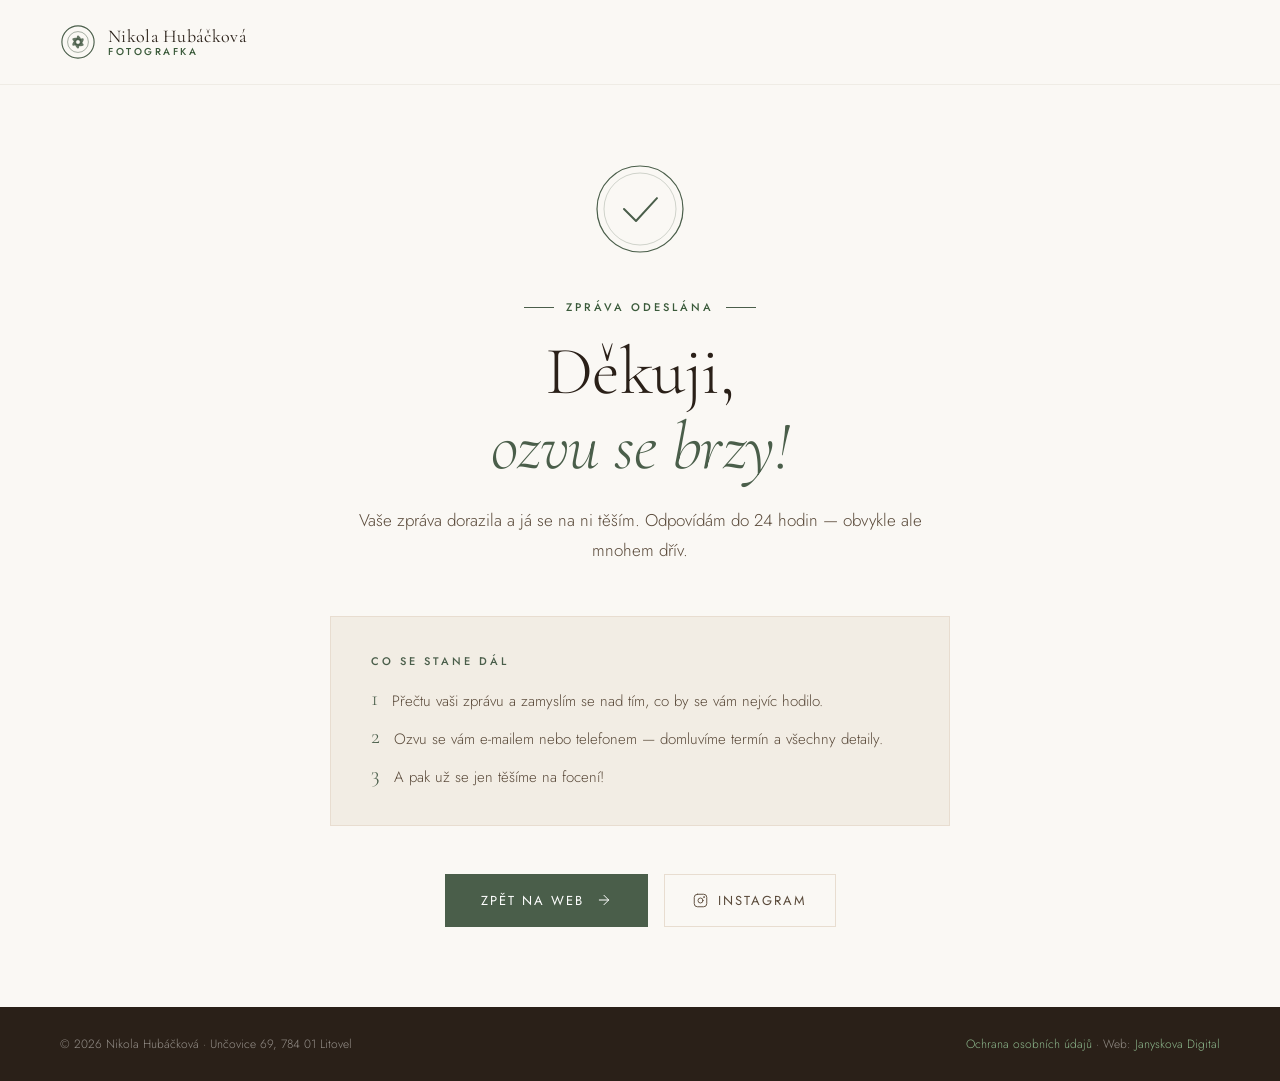
<file: dekujeme.html>
<!DOCTYPE html>
<html lang="cs">
<head>
<meta charset="UTF-8">
<meta name="viewport" content="width=device-width, initial-scale=1.0">
<title>Děkuji za zprávu | Nikola Hubáčková Fotografka</title>
<meta name="description" content="Zpráva byla úspěšně odeslána. Nikola Hubáčková vám odpoví do 24 hodin.">
<meta name="robots" content="noindex, nofollow">

<link rel="icon" type="image/png" href="/favicon-96x96.png" sizes="96x96" />
<link rel="icon" type="image/svg+xml" href="/favicon.svg" />
<link rel="shortcut icon" href="/favicon.ico" />
<link rel="apple-touch-icon" sizes="180x180" href="/apple-touch-icon.png" />
<link rel="manifest" href="/site.webmanifest" />
<meta name="theme-color" content="#4a5e4a">

<link rel="stylesheet" href="/fonts/fonts.css">

<style>
  :root {
    --cream: #faf8f4;
    --warm: #f2ede4;
    --sand: #e8ddd0;
    --stone: #c4b8a8;
    --forest: #4a5e4a;
    --forest-light: #6b8a6b;
    --dark: #2a2018;
    --text: #3a2e22;
    --text-dim: #5a4a3a;
  }

  * { margin: 0; padding: 0; box-sizing: border-box; }
  html { scroll-behavior: smooth; }

  body {
    background: var(--cream);
    color: var(--text);
    font-family: 'Jost', system-ui, -apple-system, sans-serif;
    font-weight: 300;
    min-height: 100vh;
    display: flex;
    flex-direction: column;
  }

  :focus-visible {
    outline: 2px solid var(--forest);
    outline-offset: 3px;
  }

  /* NAV */
  nav {
    padding: 24px 60px;
    display: flex;
    justify-content: space-between;
    align-items: center;
    border-bottom: 1px solid rgba(196,184,168,0.2);
  }

  .nav-logo { display: flex; align-items: center; gap: 12px; text-decoration: none; }
  .logo-text { display: flex; flex-direction: column; line-height: 1.1; }
  .logo-name { font-family: 'Cormorant Garamond', serif; font-size: 18px; font-weight: 400; color: var(--dark); letter-spacing: 0.3px; }
  .logo-title { font-size: 10px; letter-spacing: 2.5px; text-transform: uppercase; color: #3a5a3a; font-weight: 500; }

  /* HLAVNÍ OBSAH */
  main {
    flex: 1;
    display: flex;
    align-items: center;
    justify-content: center;
    padding: 80px 24px;
  }

  .thank-you-wrap {
    max-width: 620px;
    text-align: center;
  }

  /* Animovaná ikona */
  .check-circle {
    width: 88px;
    height: 88px;
    margin: 0 auto 40px;
    animation: popIn 0.5s cubic-bezier(0.16, 1, 0.3, 1) both;
  }

  @keyframes popIn {
    from { opacity: 0; transform: scale(0.6); }
    to   { opacity: 1; transform: scale(1); }
  }

  .eyebrow {
    display: flex;
    align-items: center;
    justify-content: center;
    gap: 12px;
    margin-bottom: 20px;
    animation: fadeUp 0.6s 0.15s ease both;
  }
  .eyebrow-line { width: 30px; height: 1px; background: var(--forest); }
  .eyebrow-text { font-size: 11px; letter-spacing: 3px; text-transform: uppercase; color: #3a5a3a; font-weight: 500; }

  h1 {
    font-family: 'Cormorant Garamond', serif;
    font-size: clamp(40px, 6vw, 68px);
    font-weight: 300;
    line-height: 1.1;
    letter-spacing: -0.5px;
    color: var(--dark);
    margin-bottom: 20px;
    animation: fadeUp 0.6s 0.25s ease both;
  }
  h1 em { font-style: italic; color: var(--forest); }

  .perex {
    font-size: 17px;
    color: var(--text-dim);
    line-height: 1.8;
    margin-bottom: 50px;
    animation: fadeUp 0.6s 0.35s ease both;
  }

  /* Co se děje dál */
  .next-steps {
    background: var(--warm);
    border: 1px solid var(--sand);
    padding: 36px 40px;
    text-align: left;
    margin-bottom: 48px;
    animation: fadeUp 0.6s 0.45s ease both;
  }

  .next-steps-title {
    font-size: 11px;
    letter-spacing: 3px;
    text-transform: uppercase;
    color: var(--forest);
    font-weight: 500;
    margin-bottom: 20px;
  }

  .next-steps ul {
    list-style: none;
    display: flex;
    flex-direction: column;
    gap: 14px;
  }

  .next-steps li {
    display: flex;
    align-items: flex-start;
    gap: 14px;
    font-size: 15px;
    color: var(--text-dim);
    line-height: 1.6;
  }

  .step-num {
    font-family: 'Cormorant Garamond', serif;
    font-size: 22px;
    font-weight: 300;
    color: var(--forest);
    line-height: 1;
    flex-shrink: 0;
    margin-top: -2px;
  }

  /* Tlačítka */
  .btn-wrap {
    display: flex;
    gap: 16px;
    justify-content: center;
    flex-wrap: wrap;
    animation: fadeUp 0.6s 0.55s ease both;
  }

  .btn-primary {
    display: inline-flex;
    align-items: center;
    gap: 12px;
    background: var(--forest);
    color: white;
    padding: 16px 36px;
    text-decoration: none;
    font-size: 13px;
    font-weight: 400;
    letter-spacing: 2px;
    text-transform: uppercase;
    transition: all 0.3s;
    font-family: 'Jost', sans-serif;
  }
  .btn-primary:hover { background: var(--dark); gap: 18px; }
  .btn-primary svg { width: 16px; height: 16px; stroke: currentColor; fill: none; stroke-width: 1.5; stroke-linecap: round; }

  .btn-ghost {
    display: inline-flex;
    align-items: center;
    gap: 10px;
    background: transparent;
    color: var(--text-dim);
    padding: 16px 28px;
    text-decoration: none;
    font-size: 13px;
    font-weight: 400;
    letter-spacing: 2px;
    text-transform: uppercase;
    border: 1px solid var(--sand);
    transition: all 0.3s;
    font-family: 'Jost', sans-serif;
  }
  .btn-ghost:hover { border-color: var(--forest); color: var(--forest); }
  .btn-ghost svg { width: 15px; height: 15px; stroke: currentColor; fill: none; stroke-width: 1.5; stroke-linecap: round; stroke-linejoin: round; }

  @keyframes fadeUp {
    from { opacity: 0; transform: translateY(18px); }
    to   { opacity: 1; transform: translateY(0); }
  }

  /* FOOTER */
  footer {
    background: var(--dark);
    padding: 28px 60px;
  }
  .footer-bottom {
    display: flex;
    justify-content: space-between;
    font-size: 12px;
    color: rgba(250,248,244,0.52);
    flex-wrap: wrap;
    gap: 10px;
  }
  .footer-bottom a { color: #8db88d; text-decoration: none; }

  @media (max-width: 600px) {
    nav { padding: 18px 24px; }
    footer { padding: 24px; }
    .next-steps { padding: 28px 24px; }
    .btn-wrap { flex-direction: column; align-items: center; }
    .btn-primary, .btn-ghost { width: 100%; justify-content: center; }
  }
</style>
</head>
<body>

<nav role="navigation" aria-label="Navigace">
  <a href="/" class="nav-logo" aria-label="Nikola Hubáčková — Fotografka, zpět na hlavní stránku">
    <svg width="36" height="36" viewBox="0 0 38 38" fill="none" xmlns="http://www.w3.org/2000/svg" aria-hidden="true">
      <circle cx="19" cy="19" r="17" stroke="#4a5e4a" stroke-width="1.2" fill="none"/>
      <circle cx="19" cy="19" r="11" stroke="#4a5e4a" stroke-width="1" fill="none" opacity="0.5"/>
      <g transform="translate(19,19)">
        <path d="M0,-7 Q3.5,-5 3.5,0 Q3.5,2 1,3 Q-1,4 -3,2 L-1,-6 Z" fill="#4a5e4a" opacity="0.85" transform="rotate(0)"/>
        <path d="M0,-7 Q3.5,-5 3.5,0 Q3.5,2 1,3 Q-1,4 -3,2 L-1,-6 Z" fill="#4a5e4a" opacity="0.85" transform="rotate(60)"/>
        <path d="M0,-7 Q3.5,-5 3.5,0 Q3.5,2 1,3 Q-1,4 -3,2 L-1,-6 Z" fill="#4a5e4a" opacity="0.85" transform="rotate(120)"/>
        <path d="M0,-7 Q3.5,-5 3.5,0 Q3.5,2 1,3 Q-1,4 -3,2 L-1,-6 Z" fill="#4a5e4a" opacity="0.85" transform="rotate(180)"/>
        <path d="M0,-7 Q3.5,-5 3.5,0 Q3.5,2 1,3 Q-1,4 -3,2 L-1,-6 Z" fill="#4a5e4a" opacity="0.85" transform="rotate(240)"/>
        <path d="M0,-7 Q3.5,-5 3.5,0 Q3.5,2 1,3 Q-1,4 -3,2 L-1,-6 Z" fill="#4a5e4a" opacity="0.85" transform="rotate(300)"/>
        <circle cx="0" cy="0" r="2.5" fill="#faf8f4" stroke="#4a5e4a" stroke-width="0.8"/>
      </g>
    </svg>
    <div class="logo-text">
      <span class="logo-name">Nikola Hubáčková</span>
      <span class="logo-title">Fotografka</span>
    </div>
  </a>
</nav>

<main>
  <div class="thank-you-wrap">

    <!-- Animovaná ikona -->
    <svg class="check-circle" viewBox="0 0 88 88" fill="none" xmlns="http://www.w3.org/2000/svg" aria-hidden="true">
      <circle cx="44" cy="44" r="43" stroke="#4a5e4a" stroke-width="1.2"/>
      <circle cx="44" cy="44" r="36" stroke="#4a5e4a" stroke-width="0.8" opacity="0.3"/>
      <polyline points="28,44 40,56 62,32" stroke="#4a5e4a" stroke-width="2" stroke-linecap="round" stroke-linejoin="round"
        stroke-dasharray="48" stroke-dashoffset="48">
        <animate attributeName="stroke-dashoffset" from="48" to="0" dur="0.5s" begin="0.3s" fill="freeze" calcMode="spline" keyTimes="0;1" keySplines="0.16 1 0.3 1"/>
      </polyline>
    </svg>

    <div class="eyebrow" aria-hidden="true">
      <div class="eyebrow-line"></div>
      <span class="eyebrow-text">Zpráva odeslána</span>
      <div class="eyebrow-line"></div>
    </div>

    <h1>Děkuji,<br><em>ozvu se brzy!</em></h1>

    <p class="perex">Vaše zpráva dorazila a&nbsp;já se na ni těším. Odpovídám do 24&nbsp;hodin — obvykle ale mnohem dřív.</p>

    <div class="next-steps" role="region" aria-label="Co se stane dál">
      <div class="next-steps-title">Co se stane dál</div>
      <ul>
        <li>
          <span class="step-num">1</span>
          <span>Přečtu vaši zprávu a&nbsp;zamyslím se nad tím, co by se vám nejvíc hodilo.</span>
        </li>
        <li>
          <span class="step-num">2</span>
          <span>Ozvu se vám e-mailem nebo telefonem — domluvíme termín a&nbsp;všechny detaily.</span>
        </li>
        <li>
          <span class="step-num">3</span>
          <span>A&nbsp;pak už se jen těšíme na focení!</span>
        </li>
      </ul>
    </div>

    <div class="btn-wrap">
      <a href="/" class="btn-primary">
        Zpět na web
        <svg viewBox="0 0 24 24" aria-hidden="true"><line x1="5" y1="12" x2="19" y2="12"/><polyline points="12 5 19 12 12 19"/></svg>
      </a>
      <a href="https://www.instagram.com/hubackova.photo/" target="_blank" rel="noopener noreferrer" class="btn-ghost" aria-label="Sledujte Nikolu na Instagramu (otevře se v novém okně)">
        <svg viewBox="0 0 24 24" aria-hidden="true"><rect x="2" y="2" width="20" height="20" rx="5"/><circle cx="12" cy="12" r="4"/><circle cx="17.5" cy="6.5" r="0.5" fill="currentColor"/></svg>
        Instagram
      </a>
    </div>

  </div>
</main>

<footer>
  <div class="footer-bottom">
    <span>© 2026 Nikola Hubáčková · Unčovice 69, 784 01 Litovel</span>
    <span><a href="/ochrana-osobnich-udaju">Ochrana osobních údajů</a> · Web: <a href="https://janyskovadigital.cz" rel="noopener noreferrer">Janyskova Digital</a></span>
  </div>
</footer>

</body>
</html>
</file>
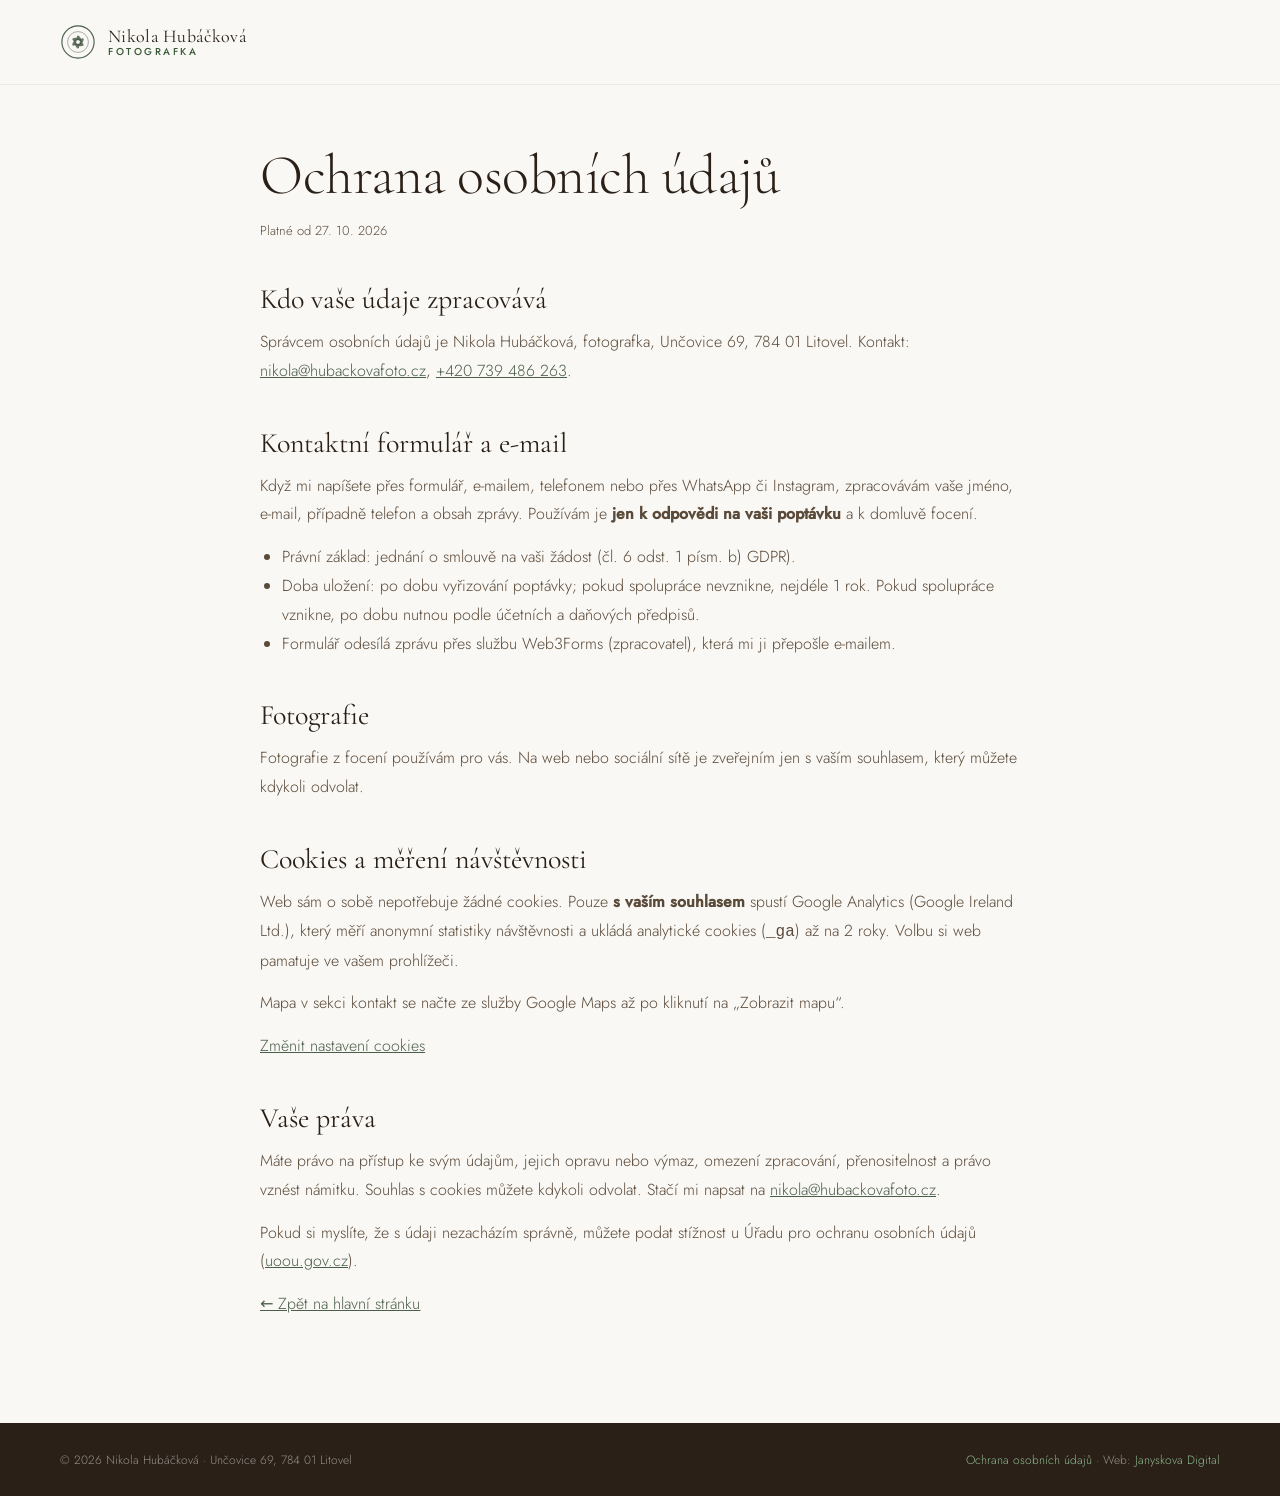
<file: ochrana-osobnich-udaju.html>
<!DOCTYPE html>
<html lang="cs">
<head>
<meta charset="UTF-8">
<meta name="viewport" content="width=device-width, initial-scale=1.0">
<title>Ochrana osobních údajů | Nikola Hubáčková Fotografka</title>
<meta name="description" content="Jak fotografka Nikola Hubáčková zpracovává osobní údaje z kontaktního formuláře a jak web používá cookies.">
<meta name="robots" content="index, follow">
<link rel="canonical" href="https://hubackovafoto.cz/ochrana-osobnich-udaju">

<link rel="icon" type="image/png" href="/favicon-96x96.png" sizes="96x96" />
<link rel="icon" type="image/svg+xml" href="/favicon.svg" />
<link rel="shortcut icon" href="/favicon.ico" />
<link rel="apple-touch-icon" sizes="180x180" href="/apple-touch-icon.png" />
<link rel="manifest" href="/site.webmanifest" />
<meta name="theme-color" content="#4a5e4a">

<link rel="stylesheet" href="/fonts/fonts.css">

<style>
  :root {
    --cream: #faf8f4;
    --warm: #f2ede4;
    --sand: #e8ddd0;
    --stone: #c4b8a8;
    --forest: #4a5e4a;
    --forest-light: #6b8a6b;
    --dark: #2a2018;
    --text: #3a2e22;
    --text-dim: #5a4a3a;
  }

  * { margin: 0; padding: 0; box-sizing: border-box; }
  html { scroll-behavior: smooth; }

  body {
    background: var(--cream);
    color: var(--text);
    font-family: 'Jost', system-ui, -apple-system, sans-serif;
    font-weight: 300;
    min-height: 100vh;
    display: flex;
    flex-direction: column;
  }

  :focus-visible {
    outline: 2px solid var(--forest);
    outline-offset: 3px;
  }

  /* NAV */
  nav {
    padding: 24px 60px;
    display: flex;
    justify-content: space-between;
    align-items: center;
    border-bottom: 1px solid rgba(196,184,168,0.2);
  }

  .nav-logo { display: flex; align-items: center; gap: 12px; text-decoration: none; }
  .logo-text { display: flex; flex-direction: column; line-height: 1.1; }
  .logo-name { font-family: 'Cormorant Garamond', serif; font-size: 18px; font-weight: 400; color: var(--dark); letter-spacing: 0.3px; }
  .logo-title { font-size: 10px; letter-spacing: 2.5px; text-transform: uppercase; color: #3a5a3a; font-weight: 500; }

  /* HLAVNÍ OBSAH */
  main {
    flex: 1;
    display: flex;
    align-items: center;
    justify-content: center;
    padding: 80px 24px;
  }

  .thank-you-wrap {
    max-width: 620px;
    text-align: center;
  }

  /* Animovaná ikona */
  .check-circle {
    width: 88px;
    height: 88px;
    margin: 0 auto 40px;
    animation: popIn 0.5s cubic-bezier(0.16, 1, 0.3, 1) both;
  }

  @keyframes popIn {
    from { opacity: 0; transform: scale(0.6); }
    to   { opacity: 1; transform: scale(1); }
  }

  .eyebrow {
    display: flex;
    align-items: center;
    justify-content: center;
    gap: 12px;
    margin-bottom: 20px;
    animation: fadeUp 0.6s 0.15s ease both;
  }
  .eyebrow-line { width: 30px; height: 1px; background: var(--forest); }
  .eyebrow-text { font-size: 11px; letter-spacing: 3px; text-transform: uppercase; color: #3a5a3a; font-weight: 500; }

  h1 {
    font-family: 'Cormorant Garamond', serif;
    font-size: clamp(40px, 6vw, 68px);
    font-weight: 300;
    line-height: 1.1;
    letter-spacing: -0.5px;
    color: var(--dark);
    margin-bottom: 20px;
    animation: fadeUp 0.6s 0.25s ease both;
  }
  h1 em { font-style: italic; color: var(--forest); }

  .perex {
    font-size: 17px;
    color: var(--text-dim);
    line-height: 1.8;
    margin-bottom: 50px;
    animation: fadeUp 0.6s 0.35s ease both;
  }

  /* Co se děje dál */
  .next-steps {
    background: var(--warm);
    border: 1px solid var(--sand);
    padding: 36px 40px;
    text-align: left;
    margin-bottom: 48px;
    animation: fadeUp 0.6s 0.45s ease both;
  }

  .next-steps-title {
    font-size: 11px;
    letter-spacing: 3px;
    text-transform: uppercase;
    color: var(--forest);
    font-weight: 500;
    margin-bottom: 20px;
  }

  .next-steps ul {
    list-style: none;
    display: flex;
    flex-direction: column;
    gap: 14px;
  }

  .next-steps li {
    display: flex;
    align-items: flex-start;
    gap: 14px;
    font-size: 15px;
    color: var(--text-dim);
    line-height: 1.6;
  }

  .step-num {
    font-family: 'Cormorant Garamond', serif;
    font-size: 22px;
    font-weight: 300;
    color: var(--forest);
    line-height: 1;
    flex-shrink: 0;
    margin-top: -2px;
  }

  /* Tlačítka */
  .btn-wrap {
    display: flex;
    gap: 16px;
    justify-content: center;
    flex-wrap: wrap;
    animation: fadeUp 0.6s 0.55s ease both;
  }

  .btn-primary {
    display: inline-flex;
    align-items: center;
    gap: 12px;
    background: var(--forest);
    color: white;
    padding: 16px 36px;
    text-decoration: none;
    font-size: 13px;
    font-weight: 400;
    letter-spacing: 2px;
    text-transform: uppercase;
    transition: all 0.3s;
    font-family: 'Jost', sans-serif;
  }
  .btn-primary:hover { background: var(--dark); gap: 18px; }
  .btn-primary svg { width: 16px; height: 16px; stroke: currentColor; fill: none; stroke-width: 1.5; stroke-linecap: round; }

  .btn-ghost {
    display: inline-flex;
    align-items: center;
    gap: 10px;
    background: transparent;
    color: var(--text-dim);
    padding: 16px 28px;
    text-decoration: none;
    font-size: 13px;
    font-weight: 400;
    letter-spacing: 2px;
    text-transform: uppercase;
    border: 1px solid var(--sand);
    transition: all 0.3s;
    font-family: 'Jost', sans-serif;
  }
  .btn-ghost:hover { border-color: var(--forest); color: var(--forest); }
  .btn-ghost svg { width: 15px; height: 15px; stroke: currentColor; fill: none; stroke-width: 1.5; stroke-linecap: round; stroke-linejoin: round; }

  @keyframes fadeUp {
    from { opacity: 0; transform: translateY(18px); }
    to   { opacity: 1; transform: translateY(0); }
  }

  /* FOOTER */
  footer {
    background: var(--dark);
    padding: 28px 60px;
  }
  .footer-bottom {
    display: flex;
    justify-content: space-between;
    font-size: 12px;
    color: rgba(250,248,244,0.52);
    flex-wrap: wrap;
    gap: 10px;
  }
  .footer-bottom a { color: #8db88d; text-decoration: none; }

  @media (max-width: 600px) {
    nav { padding: 18px 24px; }
    footer { padding: 24px; }
    .next-steps { padding: 28px 24px; }
    .btn-wrap { flex-direction: column; align-items: center; }
    .btn-primary, .btn-ghost { width: 100%; justify-content: center; }
  }

  /* TEXTOVÁ STRÁNKA */
  main.doc { display: block; padding: 60px 24px 90px; }
  .doc-wrap { max-width: 760px; margin: 0 auto; }
  .doc-wrap h1 { text-align: left; font-size: clamp(36px, 5vw, 56px); margin-bottom: 12px; animation: none; }
  .doc-wrap .updated { font-size: 13px; color: var(--text-dim); margin-bottom: 40px; }
  .doc-wrap h2 { font-family: 'Cormorant Garamond', serif; font-weight: 400; font-size: 28px; color: var(--dark); margin: 40px 0 12px; }
  .doc-wrap p, .doc-wrap li { font-size: 16px; line-height: 1.8; color: var(--text-dim); }
  .doc-wrap p { margin-bottom: 14px; }
  .doc-wrap ul { margin: 0 0 14px 22px; }
  .doc-wrap a { color: var(--forest); }
  .doc-wrap button { font: inherit; color: var(--forest); background: none; border: none; padding: 0; text-decoration: underline; cursor: pointer; }
</style>
</head>
<body>

<nav role="navigation" aria-label="Navigace">
  <a href="/" class="nav-logo" aria-label="Nikola Hubáčková — Fotografka, zpět na hlavní stránku">
    <svg width="36" height="36" viewBox="0 0 38 38" fill="none" xmlns="http://www.w3.org/2000/svg" aria-hidden="true">
      <circle cx="19" cy="19" r="17" stroke="#4a5e4a" stroke-width="1.2" fill="none"/>
      <circle cx="19" cy="19" r="11" stroke="#4a5e4a" stroke-width="1" fill="none" opacity="0.5"/>
      <g transform="translate(19,19)">
        <path d="M0,-7 Q3.5,-5 3.5,0 Q3.5,2 1,3 Q-1,4 -3,2 L-1,-6 Z" fill="#4a5e4a" opacity="0.85" transform="rotate(0)"/>
        <path d="M0,-7 Q3.5,-5 3.5,0 Q3.5,2 1,3 Q-1,4 -3,2 L-1,-6 Z" fill="#4a5e4a" opacity="0.85" transform="rotate(60)"/>
        <path d="M0,-7 Q3.5,-5 3.5,0 Q3.5,2 1,3 Q-1,4 -3,2 L-1,-6 Z" fill="#4a5e4a" opacity="0.85" transform="rotate(120)"/>
        <path d="M0,-7 Q3.5,-5 3.5,0 Q3.5,2 1,3 Q-1,4 -3,2 L-1,-6 Z" fill="#4a5e4a" opacity="0.85" transform="rotate(180)"/>
        <path d="M0,-7 Q3.5,-5 3.5,0 Q3.5,2 1,3 Q-1,4 -3,2 L-1,-6 Z" fill="#4a5e4a" opacity="0.85" transform="rotate(240)"/>
        <path d="M0,-7 Q3.5,-5 3.5,0 Q3.5,2 1,3 Q-1,4 -3,2 L-1,-6 Z" fill="#4a5e4a" opacity="0.85" transform="rotate(300)"/>
        <circle cx="0" cy="0" r="2.5" fill="#faf8f4" stroke="#4a5e4a" stroke-width="0.8"/>
      </g>
    </svg>
    <div class="logo-text">
      <span class="logo-name">Nikola Hubáčková</span>
      <span class="logo-title">Fotografka</span>
    </div>
  </a>
</nav>

<main class="doc">
  <div class="doc-wrap">
    <h1>Ochrana osobních údajů</h1>
    <p class="updated">Platné od 27. 10. 2026</p>

    <h2>Kdo vaše údaje zpracovává</h2>
    <p>Správcem osobních údajů je Nikola Hubáčková, fotografka, Unčovice 69, 784 01 Litovel. Kontakt: <a href="mailto:nikola@hubackovafoto.cz">nikola@hubackovafoto.cz</a>, <a href="tel:+420739486263">+420&nbsp;739&nbsp;486&nbsp;263</a>.</p>

    <h2>Kontaktní formulář a&nbsp;e-mail</h2>
    <p>Když mi napíšete přes formulář, e-mailem, telefonem nebo přes WhatsApp či Instagram, zpracovávám vaše jméno, e-mail, případně telefon a&nbsp;obsah zprávy. Používám je <strong>jen k&nbsp;odpovědi na vaši poptávku</strong> a&nbsp;k&nbsp;domluvě focení.</p>
    <ul>
      <li>Právní základ: jednání o&nbsp;smlouvě na vaši žádost (čl. 6 odst. 1 písm. b) GDPR).</li>
      <li>Doba uložení: po dobu vyřizování poptávky; pokud spolupráce nevznikne, nejdéle 1 rok. Pokud spolupráce vznikne, po dobu nutnou podle účetních a&nbsp;daňových předpisů.</li>
      <li>Formulář odesílá zprávu přes službu Web3Forms (zpracovatel), která mi ji přepošle e-mailem.</li>
    </ul>

    <h2>Fotografie</h2>
    <p>Fotografie z&nbsp;focení používám pro vás. Na web nebo sociální sítě je zveřejním jen s&nbsp;vaším souhlasem, který můžete kdykoli odvolat.</p>

    <h2 id="cookies">Cookies a&nbsp;měření návštěvnosti</h2>
    <p>Web sám o&nbsp;sobě nepotřebuje žádné cookies. Pouze <strong>s&nbsp;vaším souhlasem</strong> spustí Google Analytics (Google Ireland Ltd.), který měří anonymní statistiky návštěvnosti a&nbsp;ukládá analytické cookies (<code>_ga</code>) až na 2 roky. Volbu si web pamatuje ve vašem prohlížeči.</p>
    <p>Mapa v&nbsp;sekci kontakt se načte ze služby Google Maps až po kliknutí na „Zobrazit mapu“.</p>
    <p><button type="button" id="cookie-reset">Změnit nastavení cookies</button></p>

    <h2>Vaše práva</h2>
    <p>Máte právo na přístup ke svým údajům, jejich opravu nebo výmaz, omezení zpracování, přenositelnost a&nbsp;právo vznést námitku. Souhlas s&nbsp;cookies můžete kdykoli odvolat. Stačí mi napsat na <a href="mailto:nikola@hubackovafoto.cz">nikola@hubackovafoto.cz</a>.</p>
    <p>Pokud si myslíte, že s&nbsp;údaji nezacházím správně, můžete podat stížnost u&nbsp;Úřadu pro ochranu osobních údajů (<a href="https://uoou.gov.cz" rel="noopener noreferrer">uoou.gov.cz</a>).</p>

    <p><a href="/">← Zpět na hlavní stránku</a></p>
  </div>
</main>

<footer>
  <div class="footer-bottom">
    <span>© 2026 Nikola Hubáčková · Unčovice 69, 784 01 Litovel</span>
    <span><a href="/ochrana-osobnich-udaju">Ochrana osobních údajů</a> · Web: <a href="https://janyskovadigital.cz" rel="noopener noreferrer">Janyskova Digital</a></span>
  </div>
</footer>

<script src="/privacy.js" defer></script>
</body>
</html>
</file>
<file: fonts/fonts.css>
/* Písma hostovaná na webu (bez Google Fonts) — stejné soubory jako Google Fonts, licence SIL OFL 1.1 */
@font-face{font-family:'Cormorant Garamond';font-style:italic;font-weight:300;font-display:swap;src:url(/fonts/cormorant-garamond-latin-ext-italic.woff2) format('woff2');unicode-range:U+0100-02BA, U+02BD-02C5, U+02C7-02CC, U+02CE-02D7, U+02DD-02FF, U+0304, U+0308, U+0329, U+1D00-1DBF, U+1E00-1E9F, U+1EF2-1EFF, U+2020, U+20A0-20AB, U+20AD-20C4, U+2113, U+2C60-2C7F, U+A720-A7FF}
@font-face{font-family:'Cormorant Garamond';font-style:italic;font-weight:300;font-display:swap;src:url(/fonts/cormorant-garamond-latin-italic.woff2) format('woff2');unicode-range:U+0000-00FF, U+0131, U+0152-0153, U+02BB-02BC, U+02C6, U+02DA, U+02DC, U+0304, U+0308, U+0329, U+2000-206F, U+20AC, U+2122, U+2191, U+2193, U+2212, U+2215, U+FEFF, U+FFFD}
@font-face{font-family:'Cormorant Garamond';font-style:italic;font-weight:400;font-display:swap;src:url(/fonts/cormorant-garamond-latin-ext-italic.woff2) format('woff2');unicode-range:U+0100-02BA, U+02BD-02C5, U+02C7-02CC, U+02CE-02D7, U+02DD-02FF, U+0304, U+0308, U+0329, U+1D00-1DBF, U+1E00-1E9F, U+1EF2-1EFF, U+2020, U+20A0-20AB, U+20AD-20C4, U+2113, U+2C60-2C7F, U+A720-A7FF}
@font-face{font-family:'Cormorant Garamond';font-style:italic;font-weight:400;font-display:swap;src:url(/fonts/cormorant-garamond-latin-italic.woff2) format('woff2');unicode-range:U+0000-00FF, U+0131, U+0152-0153, U+02BB-02BC, U+02C6, U+02DA, U+02DC, U+0304, U+0308, U+0329, U+2000-206F, U+20AC, U+2122, U+2191, U+2193, U+2212, U+2215, U+FEFF, U+FFFD}
@font-face{font-family:'Cormorant Garamond';font-style:normal;font-weight:300;font-display:swap;src:url(/fonts/cormorant-garamond-latin-ext-normal.woff2) format('woff2');unicode-range:U+0100-02BA, U+02BD-02C5, U+02C7-02CC, U+02CE-02D7, U+02DD-02FF, U+0304, U+0308, U+0329, U+1D00-1DBF, U+1E00-1E9F, U+1EF2-1EFF, U+2020, U+20A0-20AB, U+20AD-20C4, U+2113, U+2C60-2C7F, U+A720-A7FF}
@font-face{font-family:'Cormorant Garamond';font-style:normal;font-weight:300;font-display:swap;src:url(/fonts/cormorant-garamond-latin-normal.woff2) format('woff2');unicode-range:U+0000-00FF, U+0131, U+0152-0153, U+02BB-02BC, U+02C6, U+02DA, U+02DC, U+0304, U+0308, U+0329, U+2000-206F, U+20AC, U+2122, U+2191, U+2193, U+2212, U+2215, U+FEFF, U+FFFD}
@font-face{font-family:'Cormorant Garamond';font-style:normal;font-weight:400;font-display:swap;src:url(/fonts/cormorant-garamond-latin-ext-normal.woff2) format('woff2');unicode-range:U+0100-02BA, U+02BD-02C5, U+02C7-02CC, U+02CE-02D7, U+02DD-02FF, U+0304, U+0308, U+0329, U+1D00-1DBF, U+1E00-1E9F, U+1EF2-1EFF, U+2020, U+20A0-20AB, U+20AD-20C4, U+2113, U+2C60-2C7F, U+A720-A7FF}
@font-face{font-family:'Cormorant Garamond';font-style:normal;font-weight:400;font-display:swap;src:url(/fonts/cormorant-garamond-latin-normal.woff2) format('woff2');unicode-range:U+0000-00FF, U+0131, U+0152-0153, U+02BB-02BC, U+02C6, U+02DA, U+02DC, U+0304, U+0308, U+0329, U+2000-206F, U+20AC, U+2122, U+2191, U+2193, U+2212, U+2215, U+FEFF, U+FFFD}
@font-face{font-family:'Cormorant Garamond';font-style:normal;font-weight:500;font-display:swap;src:url(/fonts/cormorant-garamond-latin-ext-normal.woff2) format('woff2');unicode-range:U+0100-02BA, U+02BD-02C5, U+02C7-02CC, U+02CE-02D7, U+02DD-02FF, U+0304, U+0308, U+0329, U+1D00-1DBF, U+1E00-1E9F, U+1EF2-1EFF, U+2020, U+20A0-20AB, U+20AD-20C4, U+2113, U+2C60-2C7F, U+A720-A7FF}
@font-face{font-family:'Cormorant Garamond';font-style:normal;font-weight:500;font-display:swap;src:url(/fonts/cormorant-garamond-latin-normal.woff2) format('woff2');unicode-range:U+0000-00FF, U+0131, U+0152-0153, U+02BB-02BC, U+02C6, U+02DA, U+02DC, U+0304, U+0308, U+0329, U+2000-206F, U+20AC, U+2122, U+2191, U+2193, U+2212, U+2215, U+FEFF, U+FFFD}
@font-face{font-family:'Jost';font-style:normal;font-weight:300;font-display:swap;src:url(/fonts/jost-latin-ext-normal.woff2) format('woff2');unicode-range:U+0100-02BA, U+02BD-02C5, U+02C7-02CC, U+02CE-02D7, U+02DD-02FF, U+0304, U+0308, U+0329, U+1D00-1DBF, U+1E00-1E9F, U+1EF2-1EFF, U+2020, U+20A0-20AB, U+20AD-20C4, U+2113, U+2C60-2C7F, U+A720-A7FF}
@font-face{font-family:'Jost';font-style:normal;font-weight:300;font-display:swap;src:url(/fonts/jost-latin-normal.woff2) format('woff2');unicode-range:U+0000-00FF, U+0131, U+0152-0153, U+02BB-02BC, U+02C6, U+02DA, U+02DC, U+0304, U+0308, U+0329, U+2000-206F, U+20AC, U+2122, U+2191, U+2193, U+2212, U+2215, U+FEFF, U+FFFD}
@font-face{font-family:'Jost';font-style:normal;font-weight:400;font-display:swap;src:url(/fonts/jost-latin-ext-normal.woff2) format('woff2');unicode-range:U+0100-02BA, U+02BD-02C5, U+02C7-02CC, U+02CE-02D7, U+02DD-02FF, U+0304, U+0308, U+0329, U+1D00-1DBF, U+1E00-1E9F, U+1EF2-1EFF, U+2020, U+20A0-20AB, U+20AD-20C4, U+2113, U+2C60-2C7F, U+A720-A7FF}
@font-face{font-family:'Jost';font-style:normal;font-weight:400;font-display:swap;src:url(/fonts/jost-latin-normal.woff2) format('woff2');unicode-range:U+0000-00FF, U+0131, U+0152-0153, U+02BB-02BC, U+02C6, U+02DA, U+02DC, U+0304, U+0308, U+0329, U+2000-206F, U+20AC, U+2122, U+2191, U+2193, U+2212, U+2215, U+FEFF, U+FFFD}
@font-face{font-family:'Jost';font-style:normal;font-weight:500;font-display:swap;src:url(/fonts/jost-latin-ext-normal.woff2) format('woff2');unicode-range:U+0100-02BA, U+02BD-02C5, U+02C7-02CC, U+02CE-02D7, U+02DD-02FF, U+0304, U+0308, U+0329, U+1D00-1DBF, U+1E00-1E9F, U+1EF2-1EFF, U+2020, U+20A0-20AB, U+20AD-20C4, U+2113, U+2C60-2C7F, U+A720-A7FF}
@font-face{font-family:'Jost';font-style:normal;font-weight:500;font-display:swap;src:url(/fonts/jost-latin-normal.woff2) format('woff2');unicode-range:U+0000-00FF, U+0131, U+0152-0153, U+02BB-02BC, U+02C6, U+02DA, U+02DC, U+0304, U+0308, U+0329, U+2000-206F, U+20AC, U+2122, U+2191, U+2193, U+2212, U+2215, U+FEFF, U+FFFD}
</file>
